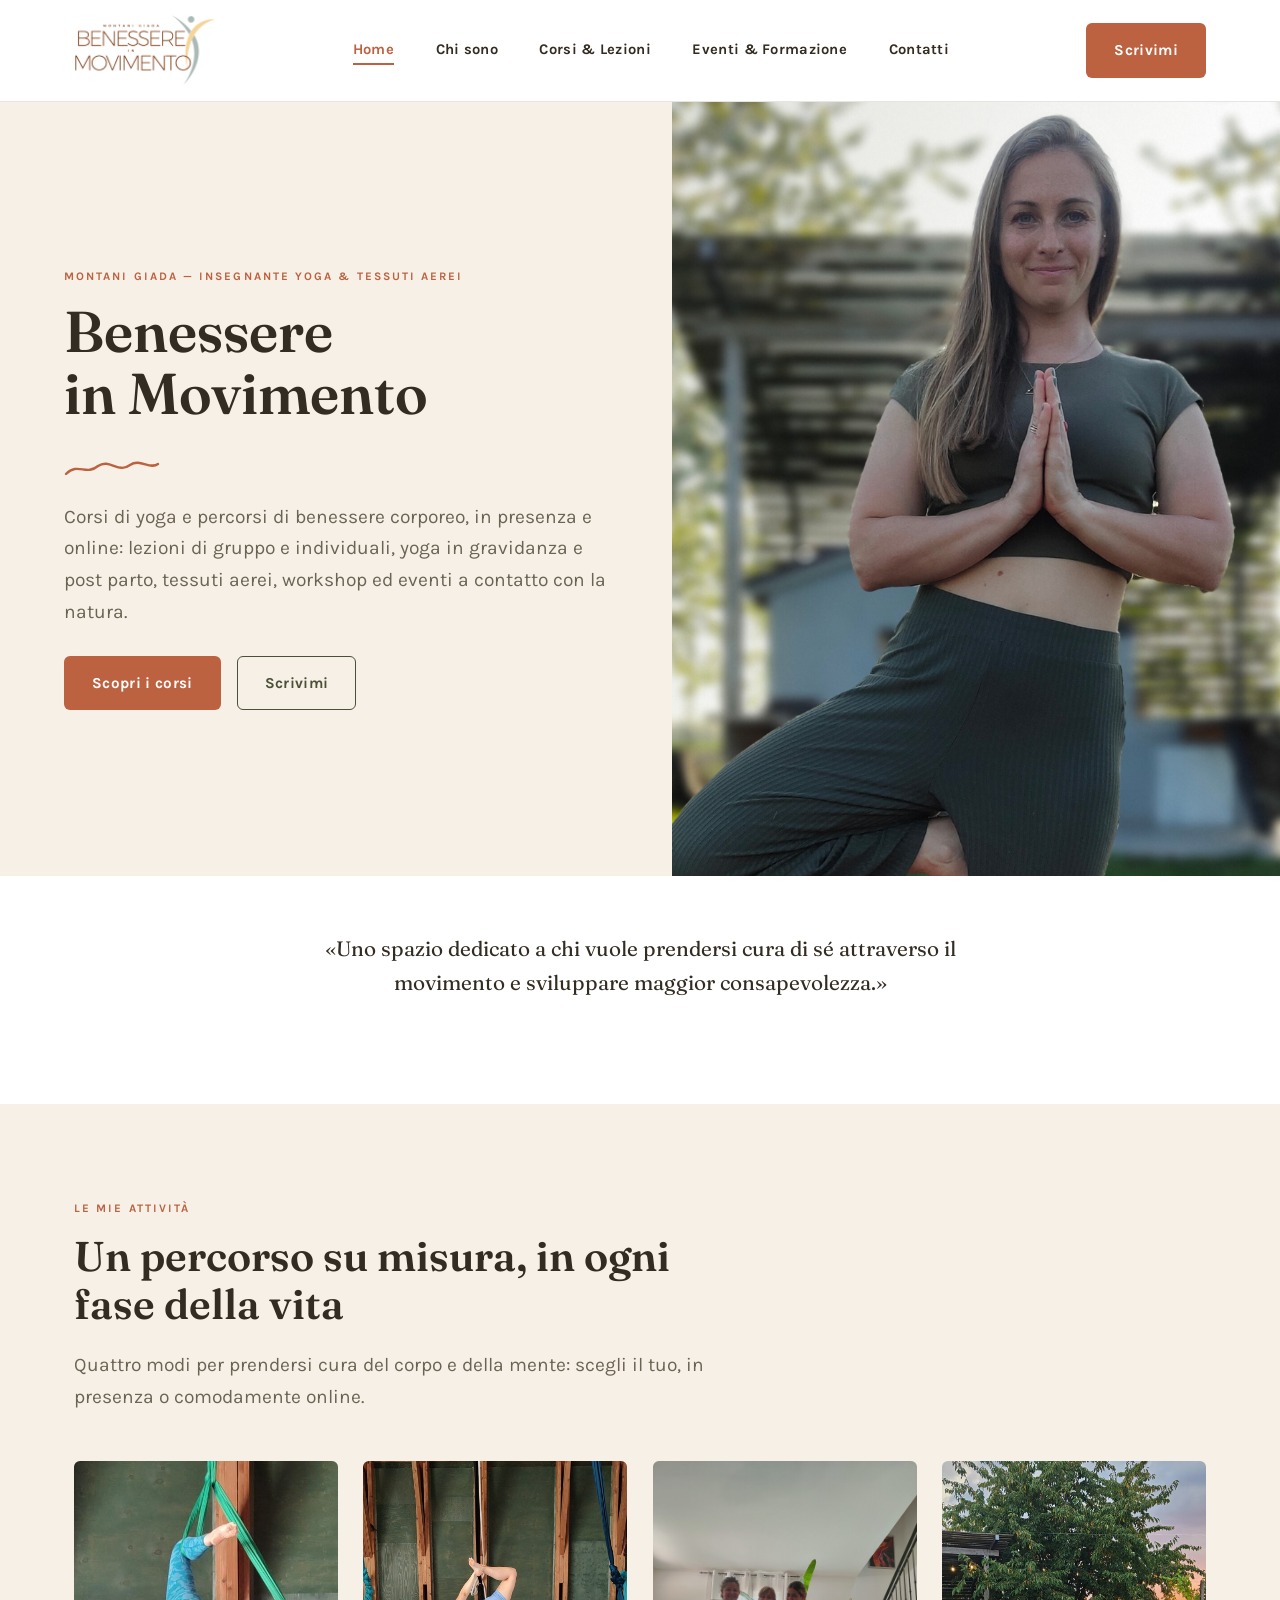
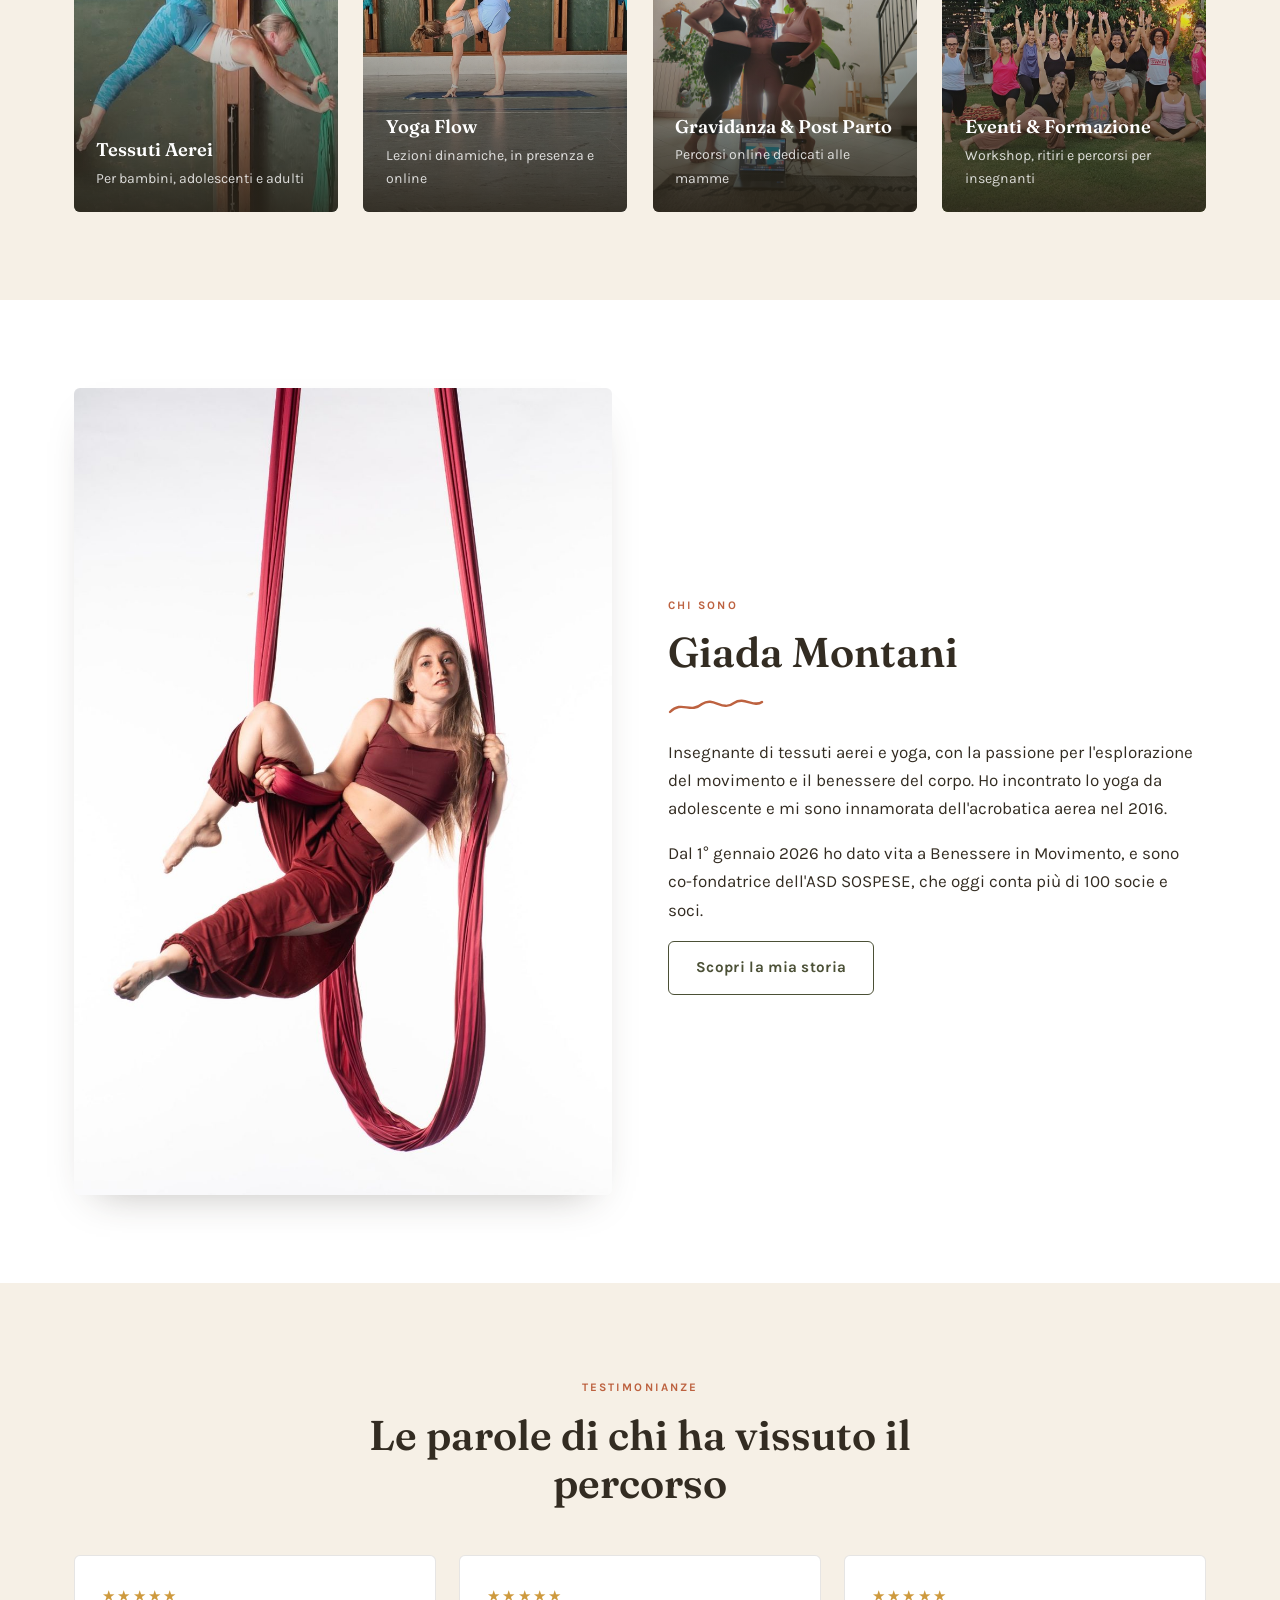
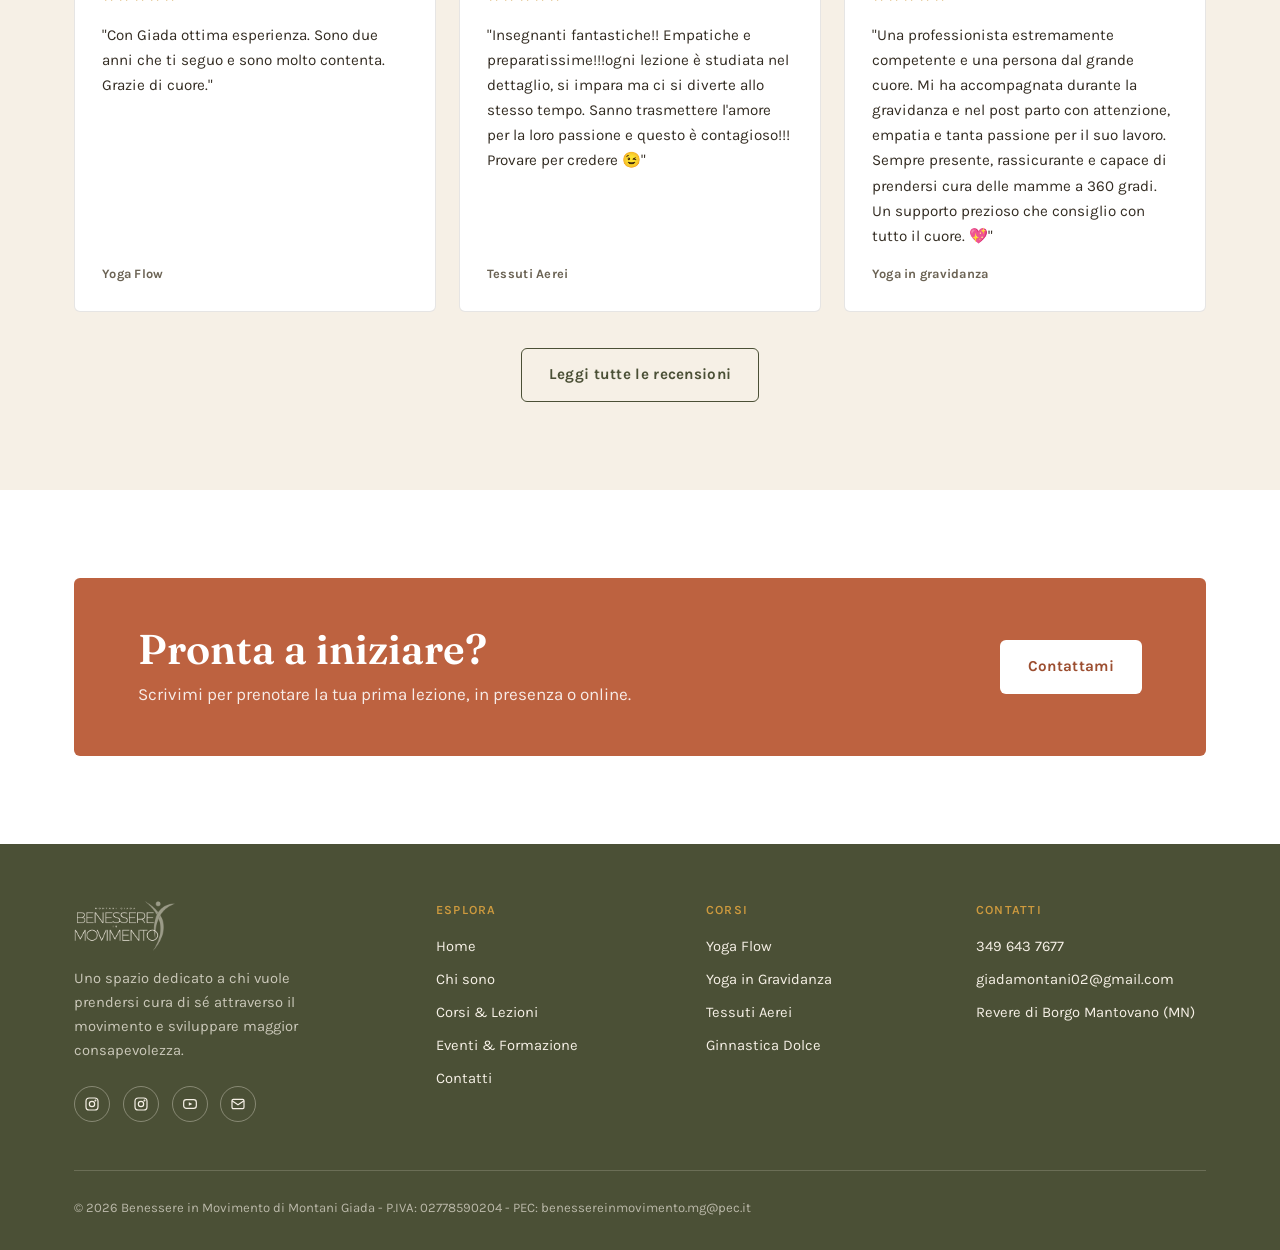
<file: index.html>
<!DOCTYPE html>
<html lang="it">
<head>
<meta charset="UTF-8">
<meta name="viewport" content="width=device-width, initial-scale=1.0">
<title>Benessere in Movimento — Yoga e Tessuti Aerei con Giada Montani</title>
<meta name="description" content="Corsi di yoga, yoga in gravidanza e post parto, tessuti aerei e ginnastica dolce con Giada Montani. Lezioni in presenza e online tra Mantova e Modena.">
<link rel="icon" href="assets/img/favicon.ico" sizes="any">
<link rel="icon" type="image/png" sizes="32x32" href="assets/img/favicon-32.png">
<link rel="icon" type="image/png" sizes="16x16" href="assets/img/favicon-16.png">
<link rel="apple-touch-icon" href="assets/img/apple-touch-icon.png">
<meta name="theme-color" content="#6E7450">
<link rel="preconnect" href="https://fonts.googleapis.com">
<link rel="preconnect" href="https://fonts.gstatic.com" crossorigin>
<link href="https://fonts.googleapis.com/css2?family=Fraunces:opsz,wght@9..144,400..700&family=Karla:wght@400;500;700;800&display=swap" rel="stylesheet">
<link rel="stylesheet" href="assets/css/style.css">
</head>
<body>

<header class="site-header">
  <nav class="nav" id="nav">
    <a href="index.html" class="nav__brand">
      <img src="assets/img/logo.png" alt="Benessere in Movimento – Montani Giada">
    </a>
    <ul class="nav__links">
      <li><a href="index.html" aria-current="page">Home</a></li>
      <li><a href="chi-sono.html">Chi sono</a></li>
      <li><a href="corsi.html">Corsi &amp; Lezioni</a></li>
      <li><a href="eventi-formazione.html">Eventi &amp; Formazione</a></li>
      <li><a href="contatti.html">Contatti</a></li>
    </ul>
    <div class="nav__cta">
      <span class="nav__phone" id="nav-phone"></span>
      <a href="contatti.html" class="btn btn--primary">Scrivimi</a>
    </div>
    <button class="nav__toggle" aria-label="Apri il menu" aria-expanded="false"><span></span></button>
  </nav>
</header>

<main>

  <!-- HERO -->
  <section class="hero">
    <div class="hero__content">
      <span class="eyebrow" id="hero-eyebrow"></span>
      <h1 id="hero-title"></h1>
      <svg class="flourish" viewBox="0 0 96 18" fill="none" xmlns="http://www.w3.org/2000/svg" aria-hidden="true"><path d="M2 14C14 2 22 16 34 6C46 -2 54 14 66 5C76 -2 86 10 94 4" stroke="currentColor" stroke-width="2.4" stroke-linecap="round"/></svg>
      <p class="lede" id="hero-lede"></p>
      <div class="hero__actions">
        <a href="corsi.html" class="btn btn--primary">Scopri i corsi</a>
        <a href="contatti.html" class="btn btn--outline">Scrivimi</a>
      </div>
    </div>
    <div class="hero__media">
      <img id="hero-image" src="" alt="Giada Montani in posizione yoga dell'albero, in giardino">
    </div>
  </section>

  <!-- INTRO -->
  <section class="section section--tight">
    <div class="container">
      <div class="heading-block center" style="max-width:740px;">
        <p class="lede" id="intro-quote" style="margin:0 auto; font-size:1.3rem; font-family:var(--font-display); color:var(--ink);"></p>
      </div>
    </div>
  </section>

  <!-- AREE -->
  <section class="section section--cream">
    <div class="container">
      <div class="heading-block reveal">
        <span class="eyebrow" id="areas-eyebrow"></span>
        <h2 id="areas-title"></h2>
        <p class="lede" id="areas-lede"></p>
      </div>
      <div class="grid-cards" id="areas-grid"></div>
    </div>
  </section>

  <!-- CHI SONO TEASER -->
  <section class="section">
    <div class="container">
      <div class="split">
        <div class="split__media reveal">
          <img id="chisono-image" src="" alt="Giada Montani">
        </div>
        <div class="reveal">
          <span class="eyebrow" id="chisono-eyebrow"></span>
          <h2 id="chisono-title"></h2>
          <svg class="flourish" viewBox="0 0 96 18" fill="none" xmlns="http://www.w3.org/2000/svg" aria-hidden="true"><path d="M2 14C14 2 22 16 34 6C46 -2 54 14 66 5C76 -2 86 10 94 4" stroke="currentColor" stroke-width="2.4" stroke-linecap="round"/></svg>
          <p id="chisono-text-1"></p>
          <p id="chisono-text-2"></p>
          <a href="chi-sono.html" class="btn btn--outline">Scopri la mia storia</a>
        </div>
      </div>
    </div>
  </section>

  <!-- TESTIMONIANZE -->
  <section class="section section--cream">
    <div class="container">
      <div class="heading-block center reveal">
        <span class="eyebrow" id="testimonials-eyebrow"></span>
        <h2 id="testimonials-title"></h2>
      </div>
      <div class="testi-grid" id="testimonials-grid"></div>
      <div id="testimonials-more" style="display:none; text-align:center; margin-top:2.2rem;">
        <a class="btn btn--outline" id="testimonials-more-link" href="#" target="_blank" rel="noopener"></a>
      </div>
    </div>
  </section>

  <!-- BLOCCHI EXTRA (gestibili da pannello) -->
  <section class="section">
    <div class="container">
      <div id="extra-blocks" class="extra-blocks"></div>
    </div>
  </section>

  <!-- CTA -->
  <section class="section">
    <div class="container">
      <div class="cta-banner reveal">
        <div>
          <h2 id="cta-title"></h2>
          <p id="cta-text"></p>
        </div>
        <a href="contatti.html" class="btn btn--primary">Contattami</a>
      </div>
    </div>
  </section>

</main>

<footer class="site-footer">
  <div class="container">
    <div class="footer-grid">
      <div>
        <div class="footer-brand">
          <img src="assets/img/logo-footer.png" alt="">
        </div>
        <p id="footer-tagline" style="color:rgba(246,240,230,.75); font-size:.92rem; max-width:280px;"></p>
        <div class="social-row" style="margin-top:1.4rem;">
          <a id="social-ig-personal" href="#" aria-label="Instagram di Giada" target="_blank" rel="noopener"><svg viewBox="0 0 24 24" fill="none" stroke="currentColor" stroke-width="1.8"><rect x="3" y="3" width="18" height="18" rx="5"/><circle cx="12" cy="12" r="4"/><circle cx="17.2" cy="6.8" r="0.6" fill="currentColor"/></svg></a>
          <a id="social-ig-asd" href="#" aria-label="Instagram ASD Sospese" target="_blank" rel="noopener"><svg viewBox="0 0 24 24" fill="none" stroke="currentColor" stroke-width="1.8"><rect x="3" y="3" width="18" height="18" rx="5"/><circle cx="12" cy="12" r="4"/><circle cx="17.2" cy="6.8" r="0.6" fill="currentColor"/></svg></a>
          <a id="social-youtube" href="#" aria-label="Canale YouTube di Giada" target="_blank" rel="noopener"><svg viewBox="0 0 24 24" fill="none" stroke="currentColor" stroke-width="1.8"><rect x="2.5" y="5.5" width="19" height="13" rx="4"/><path d="M10.2 9.3l5.3 2.7-5.3 2.7z" fill="currentColor" stroke="none"/></svg></a>
          <a id="social-email" href="#" aria-label="Scrivi una email"><svg viewBox="0 0 24 24" fill="none" stroke="currentColor" stroke-width="1.8"><rect x="3" y="5" width="18" height="14" rx="2"/><path d="M3 7l9 6 9-6"/></svg></a>
        </div>
      </div>
      <div class="footer-col">
        <h4>Esplora</h4>
        <ul>
          <li><a href="index.html">Home</a></li>
          <li><a href="chi-sono.html">Chi sono</a></li>
          <li><a href="corsi.html">Corsi &amp; Lezioni</a></li>
          <li><a href="eventi-formazione.html">Eventi &amp; Formazione</a></li>
          <li><a href="contatti.html">Contatti</a></li>
        </ul>
      </div>
      <div class="footer-col">
        <h4>Corsi</h4>
        <ul>
          <li><a href="corsi.html#yoga-flow">Yoga Flow</a></li>
          <li><a href="corsi.html#gravidanza">Yoga in Gravidanza</a></li>
          <li><a href="corsi.html#tessuti">Tessuti Aerei</a></li>
          <li><a href="corsi.html#dolce">Ginnastica Dolce</a></li>
        </ul>
      </div>
      <div class="footer-col">
        <h4>Contatti</h4>
        <ul>
          <li><a id="footer-phone-link" href="#"></a></li>
          <li><a id="footer-email-link" href="#"></a></li>
          <li id="footer-address"></li>
        </ul>
      </div>
    </div>
    <div class="footer-bottom">
      <span id="footer-copyright"></span>
    </div>
  </div>
</footer>

<script src="assets/js/main.js"></script>
<script src="assets/js/site-data.js"></script>
<script src="assets/js/blocks.js"></script>
<script src="assets/js/page-home.js"></script>
</body>
</html>
</file>
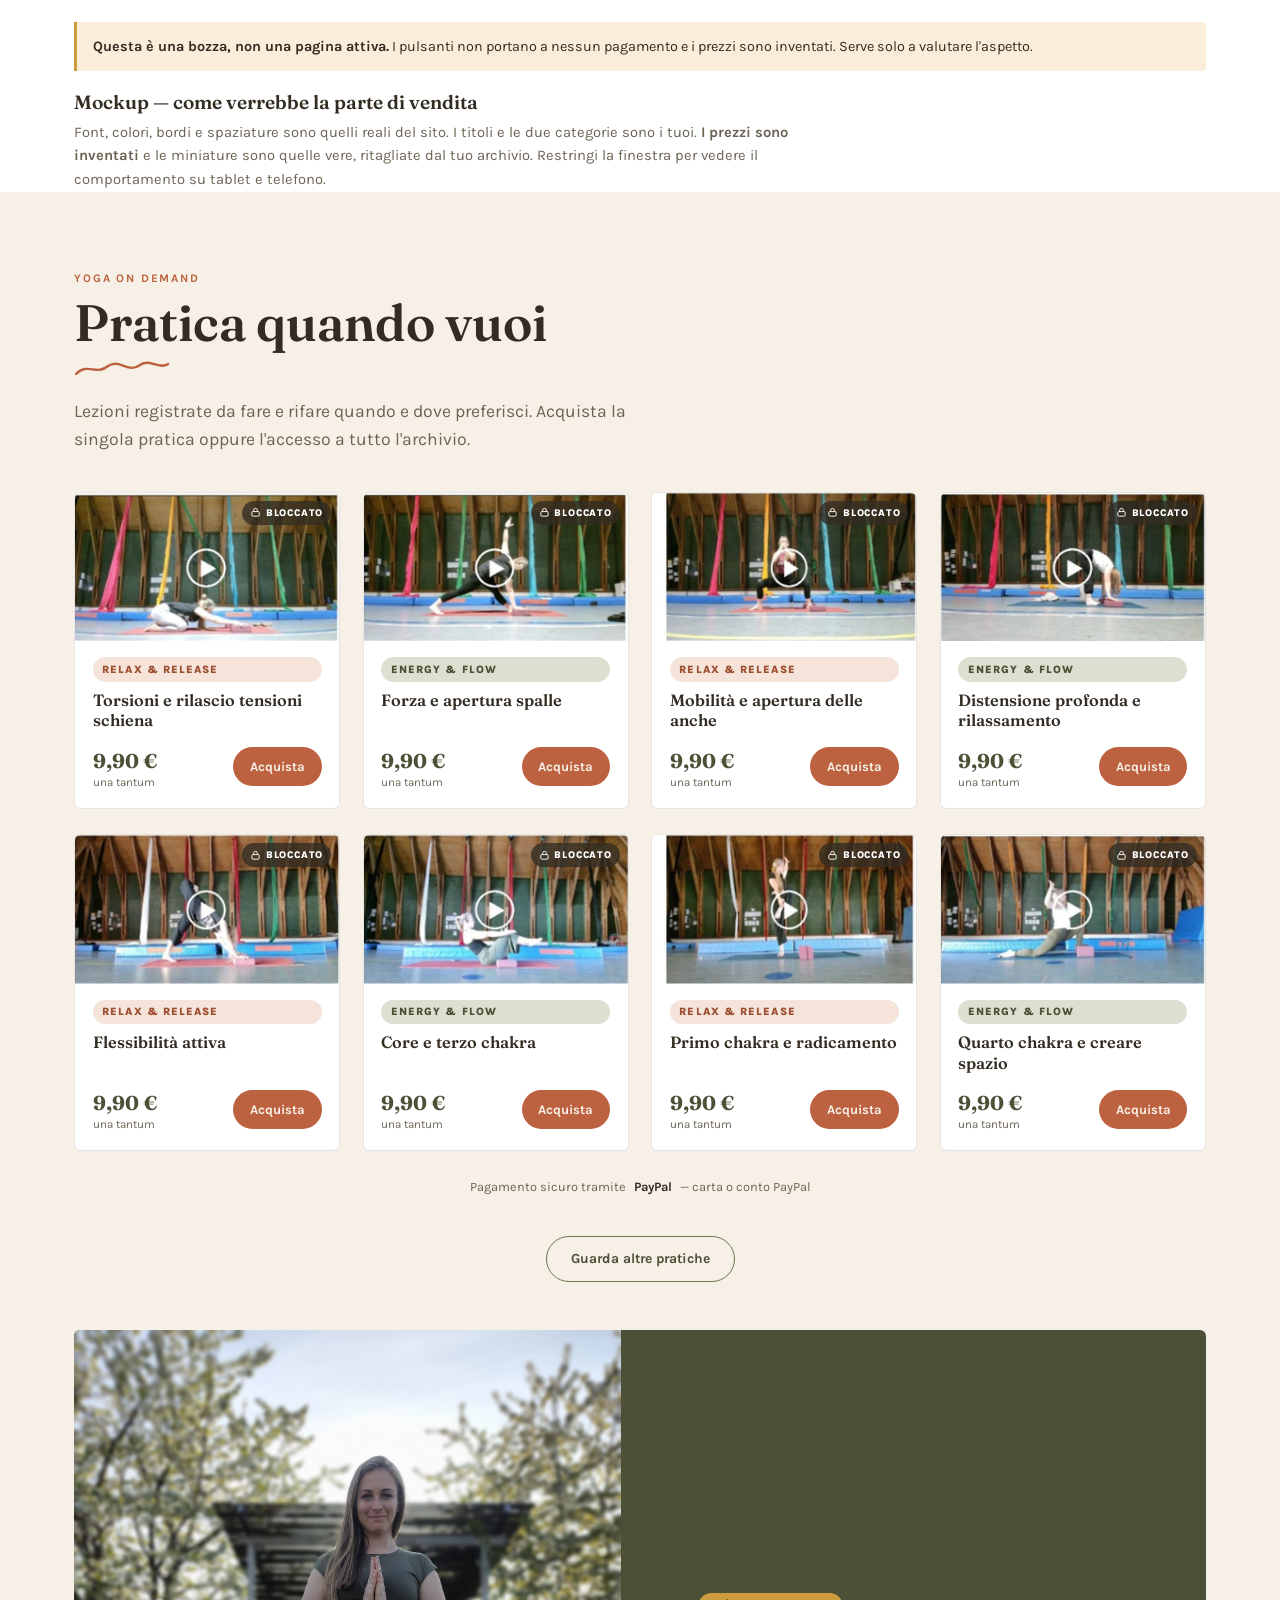
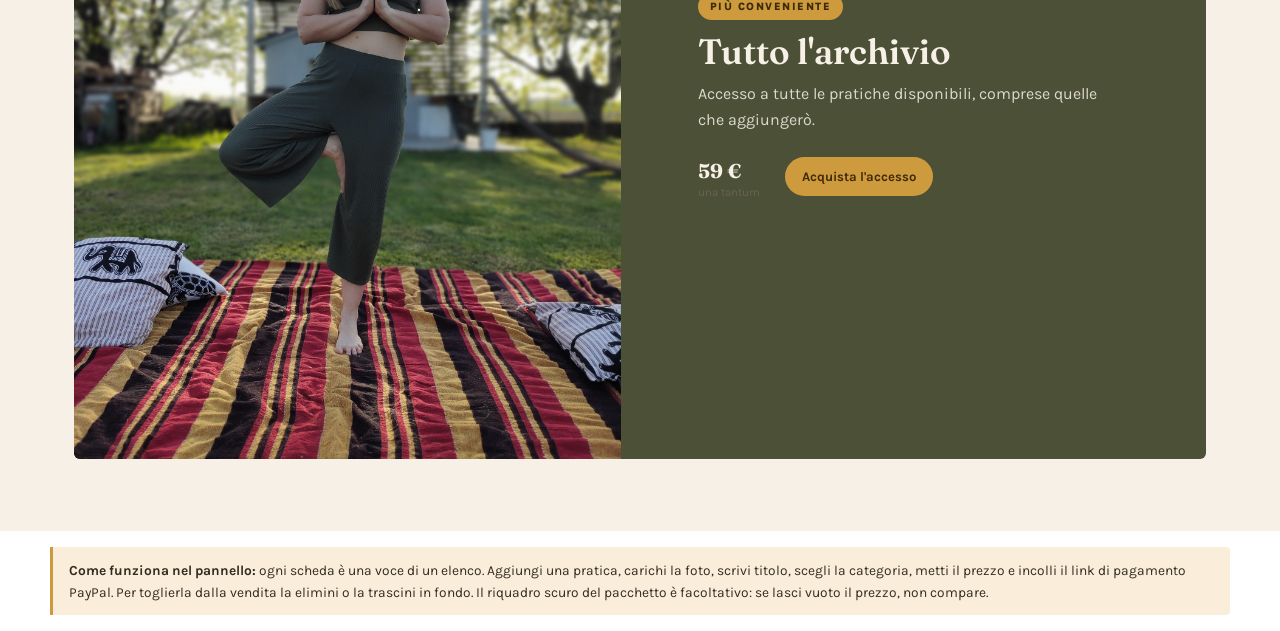
<file: anteprima-shop.html>
<!DOCTYPE html>
<html lang="it">
<head>
<meta charset="utf-8">
<meta name="viewport" content="width=device-width, initial-scale=1">
<meta name="robots" content="noindex, nofollow">
<title>Mockup — Archivio Yoga On Demand in vendita</title>
<link rel="preconnect" href="https://fonts.googleapis.com">
<link rel="preconnect" href="https://fonts.gstatic.com" crossorigin>
<link href="https://fonts.googleapis.com/css2?family=Fraunces:opsz,wght@9..144,400;9..144,600;9..144,700&family=Karla:wght@400;700;800&display=swap" rel="stylesheet">
<style>
  :root{--cream:#F6F0E6;--cream-deep:#EFE5D3;--white:#fff;--olive:#6E7450;--olive-dark:#4B5036;
        --olive-pale:#DCE0D0;--terracotta:#BD6240;--terracotta-dark:#9C4E30;--ochre:#CE9A3E;
        --ink:#332C22;--ink-soft:#6B6354;--line:rgba(51,44,34,.12);--radius:6px;
        --fd:"Fraunces",serif;--fb:"Karla",Arial,sans-serif}
  *{box-sizing:border-box;margin:0;padding:0}
  body{font-family:var(--fb);background:var(--white);color:var(--ink);line-height:1.6}
  .container{max-width:1180px;margin:0 auto;padding:0 1.5rem}
  .section{padding:4.5rem 0}
  .section--cream{background:var(--cream)}
  .eyebrow{display:inline-block;font-family:var(--fb);font-weight:700;font-size:.72rem;letter-spacing:.16em;text-transform:uppercase;color:var(--terracotta);margin-bottom:.5rem}
  h1{font-family:var(--fd);font-weight:600;font-size:clamp(2.2rem,4.4vw,3.2rem);line-height:1.08}
  h2{font-family:var(--fd);font-weight:600;font-size:clamp(1.7rem,3vw,2.2rem);line-height:1.15}
  .lede{font-size:1.1rem;color:var(--ink-soft);max-width:60ch}
  .flourish{display:block;width:96px;height:18px;margin:.6rem 0 1.2rem;color:var(--terracotta)}

  .nota{background:#FAEEDA;border-left:3px solid var(--ochre);padding:.75rem 1rem;font-size:.86rem;border-radius:0 4px 4px 0;margin:1rem auto;max-width:1180px}
  .intro{max-width:1180px;margin:0 auto;padding:1.4rem 1.5rem 0}
  .intro h3{font-family:var(--fd);font-weight:600;font-size:1.2rem;margin-bottom:.2rem}
  .intro p{color:var(--ink-soft);font-size:.92rem;max-width:80ch}

  /* --- griglia schede --- */
  .shop-grid{display:grid;grid-template-columns:repeat(4,1fr);gap:1.6rem 1.4rem;margin-top:2.4rem}
  @media(max-width:980px){.shop-grid{grid-template-columns:repeat(2,1fr)}}
  @media(max-width:560px){.shop-grid{grid-template-columns:1fr}}
  .card{background:var(--white);border:1px solid var(--line);border-radius:var(--radius);overflow:hidden;display:flex;flex-direction:column}
  .card__media{position:relative;aspect-ratio:16/9;overflow:hidden;background:var(--olive-pale)}
  .card__media img{width:100%;height:100%;object-fit:cover;display:block}
  .card__badge{position:absolute;top:.5rem;right:.5rem;display:flex;align-items:center;gap:.3rem;background:rgba(51,44,34,.78);color:#fff;font-size:.62rem;font-weight:800;letter-spacing:.08em;text-transform:uppercase;padding:.25rem .5rem;border-radius:999px}
  .card__badge svg{width:11px;height:11px}
  
  .card__cat{display:inline-block;font-size:.68rem;font-weight:800;letter-spacing:.1em;text-transform:uppercase;padding:.22rem .6rem;border-radius:999px;margin-bottom:.5rem}
  .cat--relax{background:#F6E3D9;color:var(--terracotta-dark)}
  .cat--energy{background:var(--olive-pale);color:var(--olive-dark)}
  .card__body{padding:1rem 1.1rem 1.2rem;display:flex;flex-direction:column;flex:1}
  .card__title{font-family:var(--fd);font-weight:600;font-size:1.02rem;line-height:1.25;margin-bottom:.9rem}
  .card__foot{margin-top:auto;display:flex;align-items:center;justify-content:space-between;gap:.6rem}
  .price{font-family:var(--fd);font-weight:700;font-size:1.25rem;color:var(--olive-dark);white-space:nowrap}
  .price small{font-family:var(--fb);font-weight:400;font-size:.72rem;color:var(--ink-soft);display:block;line-height:1}
  .buy{background:var(--terracotta);color:var(--cream);border-radius:999px;padding:.55rem 1.05rem;font-size:.82rem;font-weight:700;text-decoration:none;white-space:nowrap}
  .buy:hover{background:var(--terracotta-dark)}

  /* --- pacchetto --- */
  .bundle{display:grid;grid-template-columns:1fr 1fr;align-items:center;gap:2.4rem;background:var(--olive-dark);border-radius:var(--radius);overflow:hidden;margin-top:3rem}
  @media(max-width:860px){.bundle{grid-template-columns:1fr}}
  .bundle__media img{width:100%;height:100%;object-fit:cover;display:block;min-height:260px}
  .bundle__body{padding:2.4rem clamp(1.4rem,3vw,2.6rem)}
  .bundle__badge{display:inline-block;background:var(--ochre);color:#3D2C07;font-weight:800;font-size:.68rem;letter-spacing:.14em;text-transform:uppercase;padding:.3rem .75rem;border-radius:999px;margin-bottom:.8rem}
  .bundle h2{color:var(--cream);margin-bottom:.5rem}
  .bundle p{color:rgba(246,240,230,.86);margin-bottom:1.4rem;max-width:40ch}
  .bundle .price{color:var(--cream)}
  .bundle .buy{background:var(--ochre);color:#3D2C07}

  .paypal-note{display:flex;align-items:center;gap:.5rem;font-size:.8rem;color:var(--ink-soft);margin-top:1.6rem;justify-content:center}
  .paypal-note b{color:var(--ink)}
  .more{text-align:center;margin-top:2.4rem}
  .btn-outline{display:inline-block;border:1.5px solid var(--olive);color:var(--olive-dark);border-radius:999px;padding:.7rem 1.5rem;font-size:.87rem;font-weight:700;text-decoration:none}
</style>
</head>
<body>

<div class="intro">
  <div style="background:#FAEEDA;border-left:3px solid #CE9A3E;padding:.8rem 1rem;border-radius:0 4px 4px 0;margin-bottom:1rem;font-size:.9rem">
    <b>Questa è una bozza, non una pagina attiva.</b> I pulsanti non portano a nessun pagamento e i prezzi sono inventati. Serve solo a valutare l'aspetto.
  </div>
  <h3>Mockup — come verrebbe la parte di vendita</h3>
  <p>Font, colori, bordi e spaziature sono quelli reali del sito. I titoli e le due categorie sono i tuoi. <b>I prezzi sono inventati</b> e le miniature sono quelle vere, ritagliate dal tuo archivio. Restringi la finestra per vedere il comportamento su tablet e telefono.</p>
</div>

<section class="section section--cream">
  <div class="container">
    <span class="eyebrow">Yoga On Demand</span>
    <h1>Pratica quando vuoi</h1>
    <svg class="flourish" viewBox="0 0 96 18" fill="none" aria-hidden="true"><path d="M2 14C14 2 22 16 34 6C46 -2 54 14 66 5C76 -2 86 10 94 4" stroke="currentColor" stroke-width="2.4" stroke-linecap="round"/></svg>
    <p class="lede">Lezioni registrate da fare e rifare quando e dove preferisci. Acquista la singola pratica oppure l'accesso a tutto l'archivio.</p>

    <div class="shop-grid">

      <div class="card">
        <div class="card__media"><img src="[data-uri]" alt=""><span class="card__badge"><svg viewBox="0 0 24 24" fill="none" stroke="currentColor" stroke-width="2"><rect x="4" y="10" width="16" height="10" rx="2"/><path d="M8 10V7a4 4 0 018 0v3"/></svg>Bloccato</span></div>
        <div class="card__body">
          <span class="card__cat cat--relax">Relax &amp; Release</span>
          <div class="card__title">Torsioni e rilascio tensioni schiena</div>
          <div class="card__foot"><span class="price">9,90 €<small>una tantum</small></span><a class="buy" href="#">Acquista</a></div>
        </div>
      </div>

      <div class="card">
        <div class="card__media"><img src="[data-uri]" alt=""><span class="card__badge"><svg viewBox="0 0 24 24" fill="none" stroke="currentColor" stroke-width="2"><rect x="4" y="10" width="16" height="10" rx="2"/><path d="M8 10V7a4 4 0 018 0v3"/></svg>Bloccato</span></div>
        <div class="card__body">
          <span class="card__cat cat--energy">Energy &amp; Flow</span>
          <div class="card__title">Forza e apertura spalle</div>
          <div class="card__foot"><span class="price">9,90 €<small>una tantum</small></span><a class="buy" href="#">Acquista</a></div>
        </div>
      </div>

      <div class="card">
        <div class="card__media"><img src="[data-uri]" alt=""><span class="card__badge"><svg viewBox="0 0 24 24" fill="none" stroke="currentColor" stroke-width="2"><rect x="4" y="10" width="16" height="10" rx="2"/><path d="M8 10V7a4 4 0 018 0v3"/></svg>Bloccato</span></div>
        <div class="card__body">
          <span class="card__cat cat--relax">Relax &amp; Release</span>
          <div class="card__title">Mobilità e apertura delle anche</div>
          <div class="card__foot"><span class="price">9,90 €<small>una tantum</small></span><a class="buy" href="#">Acquista</a></div>
        </div>
      </div>

      <div class="card">
        <div class="card__media"><img src="[data-uri]" alt=""><span class="card__badge"><svg viewBox="0 0 24 24" fill="none" stroke="currentColor" stroke-width="2"><rect x="4" y="10" width="16" height="10" rx="2"/><path d="M8 10V7a4 4 0 018 0v3"/></svg>Bloccato</span></div>
        <div class="card__body">
          <span class="card__cat cat--energy">Energy &amp; Flow</span>
          <div class="card__title">Distensione profonda e rilassamento</div>
          <div class="card__foot"><span class="price">9,90 €<small>una tantum</small></span><a class="buy" href="#">Acquista</a></div>
        </div>
      </div>

      <div class="card">
        <div class="card__media"><img src="[data-uri]" alt=""><span class="card__badge"><svg viewBox="0 0 24 24" fill="none" stroke="currentColor" stroke-width="2"><rect x="4" y="10" width="16" height="10" rx="2"/><path d="M8 10V7a4 4 0 018 0v3"/></svg>Bloccato</span></div>
        <div class="card__body">
          <span class="card__cat cat--relax">Relax &amp; Release</span>
          <div class="card__title">Flessibilità attiva</div>
          <div class="card__foot"><span class="price">9,90 €<small>una tantum</small></span><a class="buy" href="#">Acquista</a></div>
        </div>
      </div>

      <div class="card">
        <div class="card__media"><img src="[data-uri]" alt=""><span class="card__badge"><svg viewBox="0 0 24 24" fill="none" stroke="currentColor" stroke-width="2"><rect x="4" y="10" width="16" height="10" rx="2"/><path d="M8 10V7a4 4 0 018 0v3"/></svg>Bloccato</span></div>
        <div class="card__body">
          <span class="card__cat cat--energy">Energy &amp; Flow</span>
          <div class="card__title">Core e terzo chakra</div>
          <div class="card__foot"><span class="price">9,90 €<small>una tantum</small></span><a class="buy" href="#">Acquista</a></div>
        </div>
      </div>

      <div class="card">
        <div class="card__media"><img src="[data-uri]" alt=""><span class="card__badge"><svg viewBox="0 0 24 24" fill="none" stroke="currentColor" stroke-width="2"><rect x="4" y="10" width="16" height="10" rx="2"/><path d="M8 10V7a4 4 0 018 0v3"/></svg>Bloccato</span></div>
        <div class="card__body">
          <span class="card__cat cat--relax">Relax &amp; Release</span>
          <div class="card__title">Primo chakra e radicamento</div>
          <div class="card__foot"><span class="price">9,90 €<small>una tantum</small></span><a class="buy" href="#">Acquista</a></div>
        </div>
      </div>

      <div class="card">
        <div class="card__media"><img src="[data-uri]" alt=""><span class="card__badge"><svg viewBox="0 0 24 24" fill="none" stroke="currentColor" stroke-width="2"><rect x="4" y="10" width="16" height="10" rx="2"/><path d="M8 10V7a4 4 0 018 0v3"/></svg>Bloccato</span></div>
        <div class="card__body">
          <span class="card__cat cat--energy">Energy &amp; Flow</span>
          <div class="card__title">Quarto chakra e creare spazio</div>
          <div class="card__foot"><span class="price">9,90 €<small>una tantum</small></span><a class="buy" href="#">Acquista</a></div>
        </div>
      </div>

    </div>

    <div class="paypal-note">Pagamento sicuro tramite <b>PayPal</b> — carta o conto PayPal</div>

    <div class="more"><a class="btn-outline" href="#">Guarda altre pratiche</a></div>

    <div class="bundle">
      <div class="bundle__media"><img src="assets/img/hero-home.jpg" alt=""></div>
      <div class="bundle__body">
        <span class="bundle__badge">Più conveniente</span>
        <h2>Tutto l'archivio</h2>
        <p>Accesso a tutte le pratiche disponibili, comprese quelle che aggiungerò.</p>
        <div class="card__foot" style="justify-content:flex-start">
          <span class="price">59 €<small>una tantum</small></span>
          <a class="buy" href="#" style="margin-left:1rem">Acquista l'accesso</a>
        </div>
      </div>
    </div>

  </div>
</section>

<div class="nota">
  <b>Come funziona nel pannello:</b> ogni scheda è una voce di un elenco. Aggiungi una pratica, carichi la foto, scrivi titolo, scegli la categoria, metti il prezzo e incolli il link di pagamento PayPal. Per toglierla dalla vendita la elimini o la trascini in fondo. Il riquadro scuro del pacchetto è facoltativo: se lasci vuoto il prezzo, non compare.
</div>

</body>
</html>
</file>
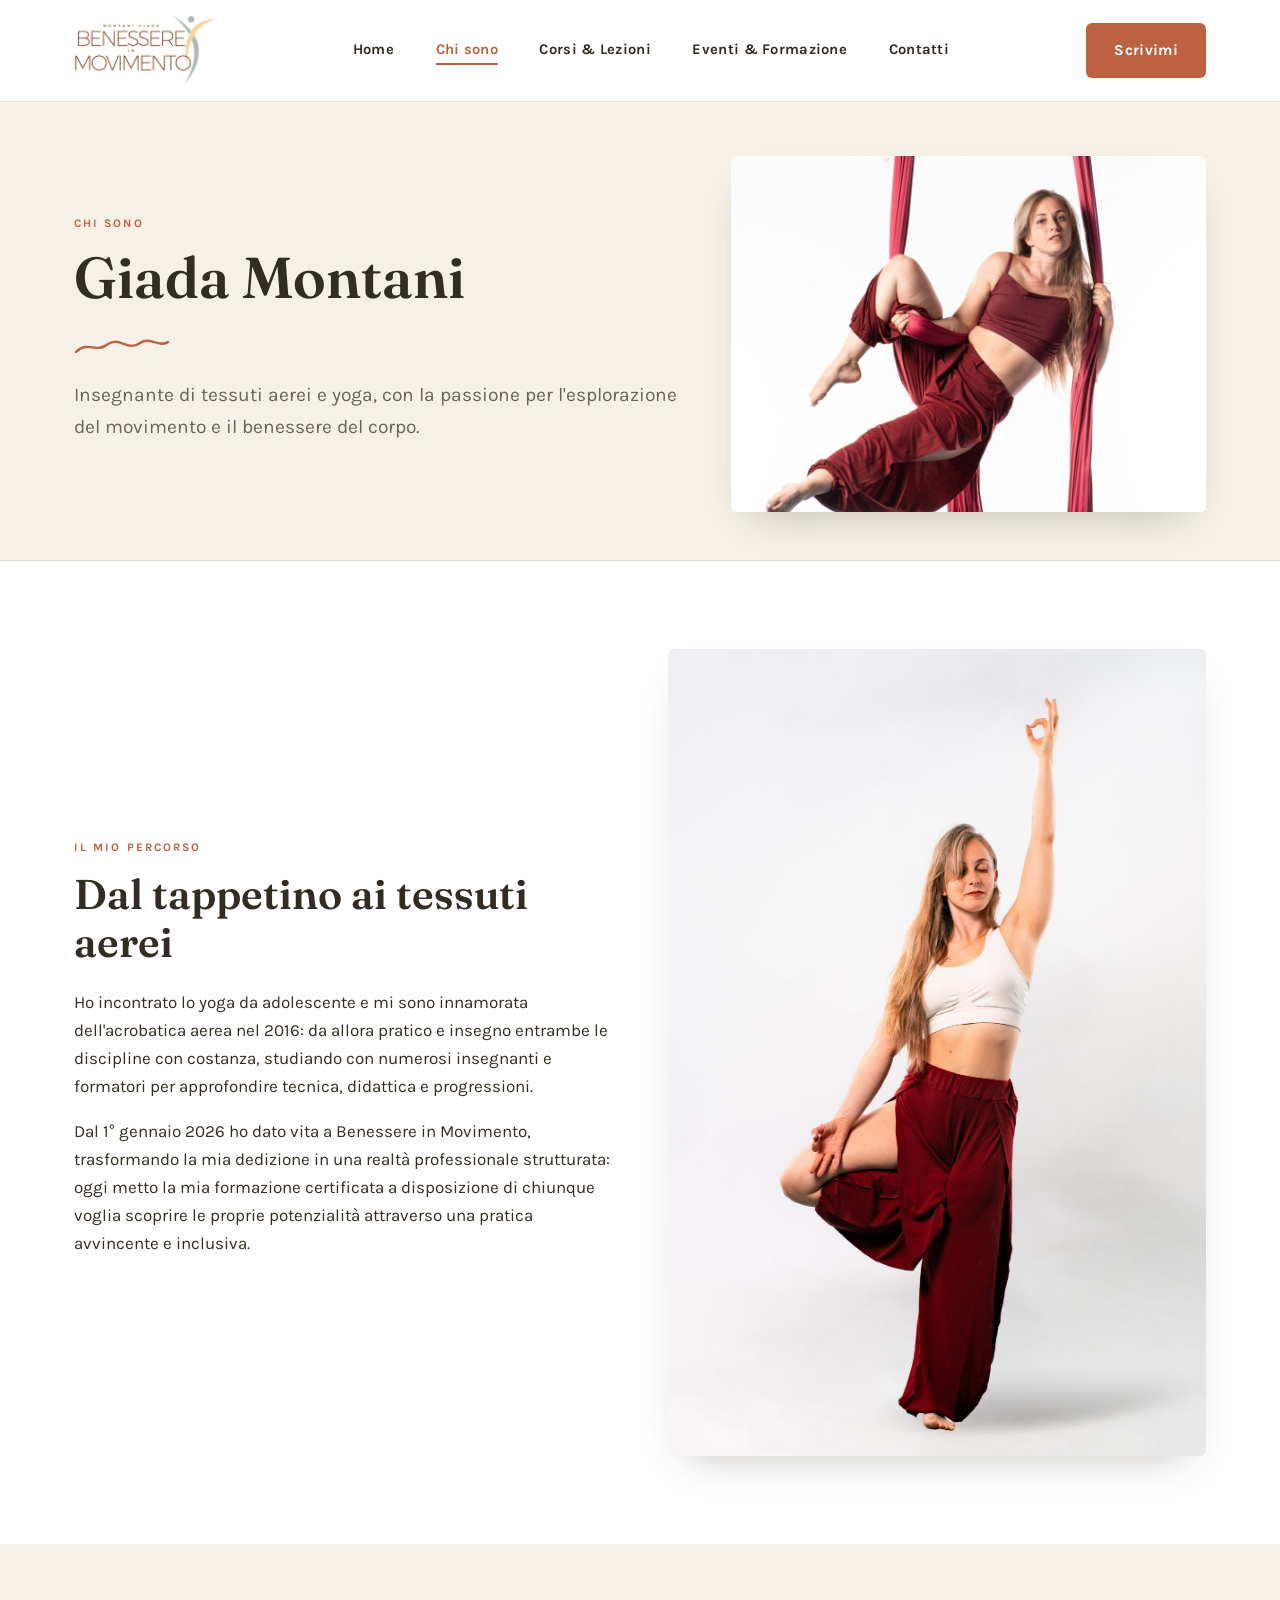
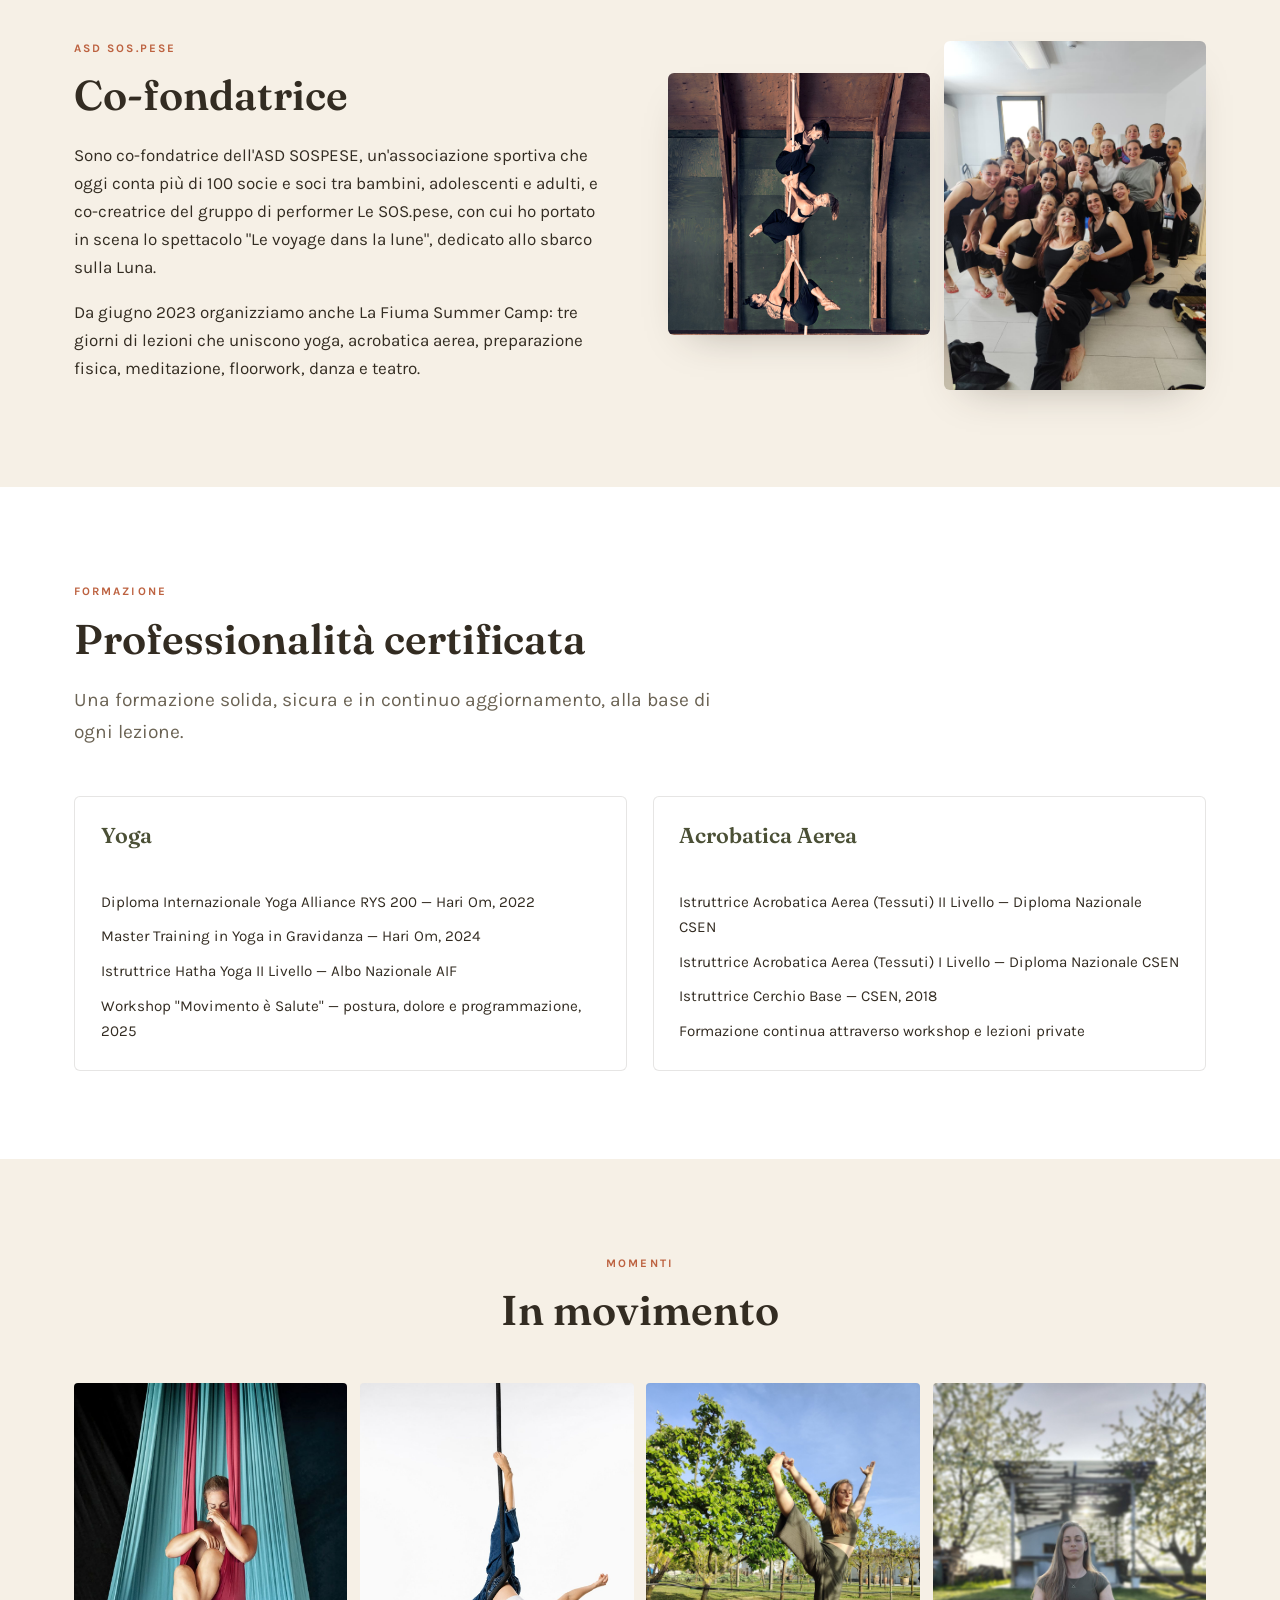
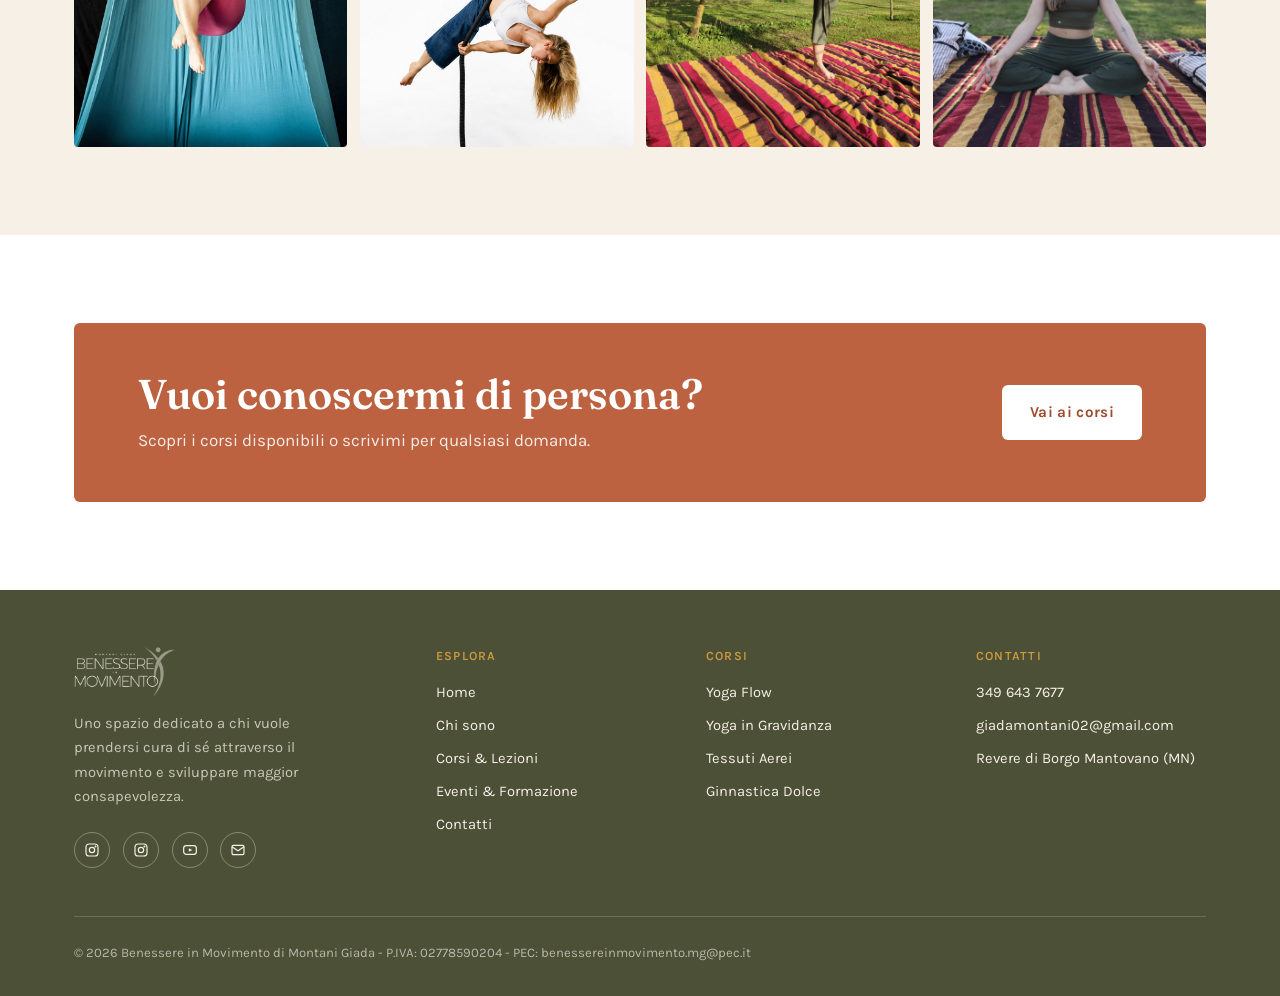
<file: chi-sono.html>
<!DOCTYPE html>
<html lang="it">
<head>
<meta charset="UTF-8">
<meta name="viewport" content="width=device-width, initial-scale=1.0">
<title>Chi sono — Giada Montani | Benessere in Movimento</title>
<meta name="description" content="La storia di Giada Montani: insegnante di yoga e tessuti aerei, co-fondatrice dell'ASD SOSPESE e de Le SOS.pese.">
<link rel="icon" href="assets/img/favicon.ico" sizes="any">
<link rel="icon" type="image/png" sizes="32x32" href="assets/img/favicon-32.png">
<link rel="icon" type="image/png" sizes="16x16" href="assets/img/favicon-16.png">
<link rel="apple-touch-icon" href="assets/img/apple-touch-icon.png">
<meta name="theme-color" content="#6E7450">
<link rel="preconnect" href="https://fonts.googleapis.com">
<link rel="preconnect" href="https://fonts.gstatic.com" crossorigin>
<link href="https://fonts.googleapis.com/css2?family=Fraunces:opsz,wght@9..144,400..700&family=Karla:wght@400;500;700;800&display=swap" rel="stylesheet">
<link rel="stylesheet" href="assets/css/style.css">
</head>
<body>

<header class="site-header">
  <nav class="nav" id="nav">
    <a href="index.html" class="nav__brand">
      <img src="assets/img/logo.png" alt="Benessere in Movimento – Montani Giada">
    </a>
    <ul class="nav__links">
      <li><a href="index.html">Home</a></li>
      <li><a href="chi-sono.html" aria-current="page">Chi sono</a></li>
      <li><a href="corsi.html">Corsi &amp; Lezioni</a></li>
      <li><a href="eventi-formazione.html">Eventi &amp; Formazione</a></li>
      <li><a href="contatti.html">Contatti</a></li>
    </ul>
    <div class="nav__cta">
      <span class="nav__phone" id="nav-phone"></span>
      <a href="contatti.html" class="btn btn--primary">Scrivimi</a>
    </div>
    <button class="nav__toggle" aria-label="Apri il menu" aria-expanded="false"><span></span></button>
  </nav>
</header>

<main>

  <section class="page-header">
    <div class="container page-header__grid">
      <div>
        <span class="eyebrow" id="cs-eyebrow"></span>
        <h1 id="cs-title"></h1>
        <svg class="flourish" viewBox="0 0 96 18" fill="none" xmlns="http://www.w3.org/2000/svg" aria-hidden="true"><path d="M2 14C14 2 22 16 34 6C46 -2 54 14 66 5C76 -2 86 10 94 4" stroke="currentColor" stroke-width="2.4" stroke-linecap="round"/></svg>
        <p class="lede" id="cs-lede"></p>
      </div>
      <div class="page-header__media">
        <img id="cs-header-image" src="" alt="Giada Montani in posa sospesa ai tessuti aerei">
      </div>
    </div>
  </section>

  <!-- STORIA -->
  <section class="section">
    <div class="container">
      <div class="split reveal">
        <div>
          <span class="eyebrow" id="cs-story-eyebrow"></span>
          <h2 id="cs-story-title"></h2>
          <p id="cs-story-p1"></p>
          <p id="cs-story-p2"></p>
        </div>
        <div class="split__media">
          <img id="cs-story-image" src="" alt="Giada Montani in pratica yoga all'aperto">
        </div>
      </div>
    </div>
  </section>

  <!-- ASD SOSPESE / LE SOS.PESE -->
  <section class="section section--cream">
    <div class="container">
      <div class="split split--reverse reveal">
        <div>
          <span class="eyebrow" id="cs-asd-eyebrow"></span>
          <h2 id="cs-asd-title"></h2>
          <p id="cs-asd-p1"></p>
          <p id="cs-asd-p2"></p>
        </div>
        <div class="split__media split__media--duo">
          <img id="cs-asd-image-1" src="" alt="Performance di acrobatica aerea sul palco">
          <img id="cs-asd-image-2" src="" alt="Performance aerea, dettaglio in volo">
        </div>
      </div>
    </div>
  </section>

  <!-- CREDENZIALI -->
  <section class="section">
    <div class="container">
      <div class="heading-block reveal">
        <span class="eyebrow" id="cs-cred-eyebrow"></span>
        <h2 id="cs-cred-title"></h2>
        <p class="lede" id="cs-cred-lede"></p>
      </div>
      <div class="grid-cards" style="grid-template-columns: 1fr 1fr;">
        <div class="course-card reveal" style="grid-template-columns:1fr;">
          <h3 style="color:var(--olive-dark);">Yoga</h3>
          <ul id="cs-cred-yoga" style="display:flex; flex-direction:column; gap:0.6rem; font-size:0.95rem;"></ul>
        </div>
        <div class="course-card reveal" style="grid-template-columns:1fr;">
          <h3 style="color:var(--olive-dark);">Acrobatica Aerea</h3>
          <ul id="cs-cred-aerea" style="display:flex; flex-direction:column; gap:0.6rem; font-size:0.95rem;"></ul>
        </div>
      </div>
    </div>
  </section>

  <!-- GALLERY -->
  <section class="section section--cream">
    <div class="container">
      <div class="heading-block center reveal">
        <span class="eyebrow">Momenti</span>
        <h2>In movimento</h2>
      </div>
      <div class="gallery-strip reveal" id="cs-gallery"></div>
    </div>
  </section>

  <!-- BLOCCHI EXTRA (gestibili da pannello) -->
  <section class="section">
    <div class="container">
      <div id="extra-blocks" class="extra-blocks"></div>
    </div>
  </section>

  <!-- CTA -->
  <section class="section">
    <div class="container">
      <div class="cta-banner reveal">
        <div>
          <h2 id="cs-cta-title"></h2>
          <p id="cs-cta-text"></p>
        </div>
        <a href="corsi.html" class="btn btn--primary">Vai ai corsi</a>
      </div>
    </div>
  </section>

</main>

<footer class="site-footer">
  <div class="container">
    <div class="footer-grid">
      <div>
        <div class="footer-brand">
          <img src="assets/img/logo-footer.png" alt="">
        </div>
        <p id="footer-tagline" style="color:rgba(246,240,230,.75); font-size:.92rem; max-width:280px;"></p>
        <div class="social-row" style="margin-top:1.4rem;">
          <a id="social-ig-personal" href="#" aria-label="Instagram di Giada" target="_blank" rel="noopener"><svg viewBox="0 0 24 24" fill="none" stroke="currentColor" stroke-width="1.8"><rect x="3" y="3" width="18" height="18" rx="5"/><circle cx="12" cy="12" r="4"/><circle cx="17.2" cy="6.8" r="0.6" fill="currentColor"/></svg></a>
          <a id="social-ig-asd" href="#" aria-label="Instagram ASD Sospese" target="_blank" rel="noopener"><svg viewBox="0 0 24 24" fill="none" stroke="currentColor" stroke-width="1.8"><rect x="3" y="3" width="18" height="18" rx="5"/><circle cx="12" cy="12" r="4"/><circle cx="17.2" cy="6.8" r="0.6" fill="currentColor"/></svg></a>
          <a id="social-youtube" href="#" aria-label="Canale YouTube di Giada" target="_blank" rel="noopener"><svg viewBox="0 0 24 24" fill="none" stroke="currentColor" stroke-width="1.8"><rect x="2.5" y="5.5" width="19" height="13" rx="4"/><path d="M10.2 9.3l5.3 2.7-5.3 2.7z" fill="currentColor" stroke="none"/></svg></a>
          <a id="social-email" href="#" aria-label="Scrivi una email"><svg viewBox="0 0 24 24" fill="none" stroke="currentColor" stroke-width="1.8"><rect x="3" y="5" width="18" height="14" rx="2"/><path d="M3 7l9 6 9-6"/></svg></a>
        </div>
      </div>
      <div class="footer-col">
        <h4>Esplora</h4>
        <ul>
          <li><a href="index.html">Home</a></li>
          <li><a href="chi-sono.html">Chi sono</a></li>
          <li><a href="corsi.html">Corsi &amp; Lezioni</a></li>
          <li><a href="eventi-formazione.html">Eventi &amp; Formazione</a></li>
          <li><a href="contatti.html">Contatti</a></li>
        </ul>
      </div>
      <div class="footer-col">
        <h4>Corsi</h4>
        <ul>
          <li><a href="corsi.html#yoga-flow">Yoga Flow</a></li>
          <li><a href="corsi.html#gravidanza">Yoga in Gravidanza</a></li>
          <li><a href="corsi.html#tessuti">Tessuti Aerei</a></li>
          <li><a href="corsi.html#dolce">Ginnastica Dolce</a></li>
        </ul>
      </div>
      <div class="footer-col">
        <h4>Contatti</h4>
        <ul>
          <li><a id="footer-phone-link" href="#"></a></li>
          <li><a id="footer-email-link" href="#"></a></li>
          <li id="footer-address"></li>
        </ul>
      </div>
    </div>
    <div class="footer-bottom">
      <span id="footer-copyright"></span>
    </div>
  </div>
</footer>

<script src="assets/js/main.js"></script>
<script src="assets/js/site-data.js"></script>
<script src="assets/js/blocks.js"></script>
<script src="assets/js/page-chisono.js"></script>
</body>
</html>
</file>
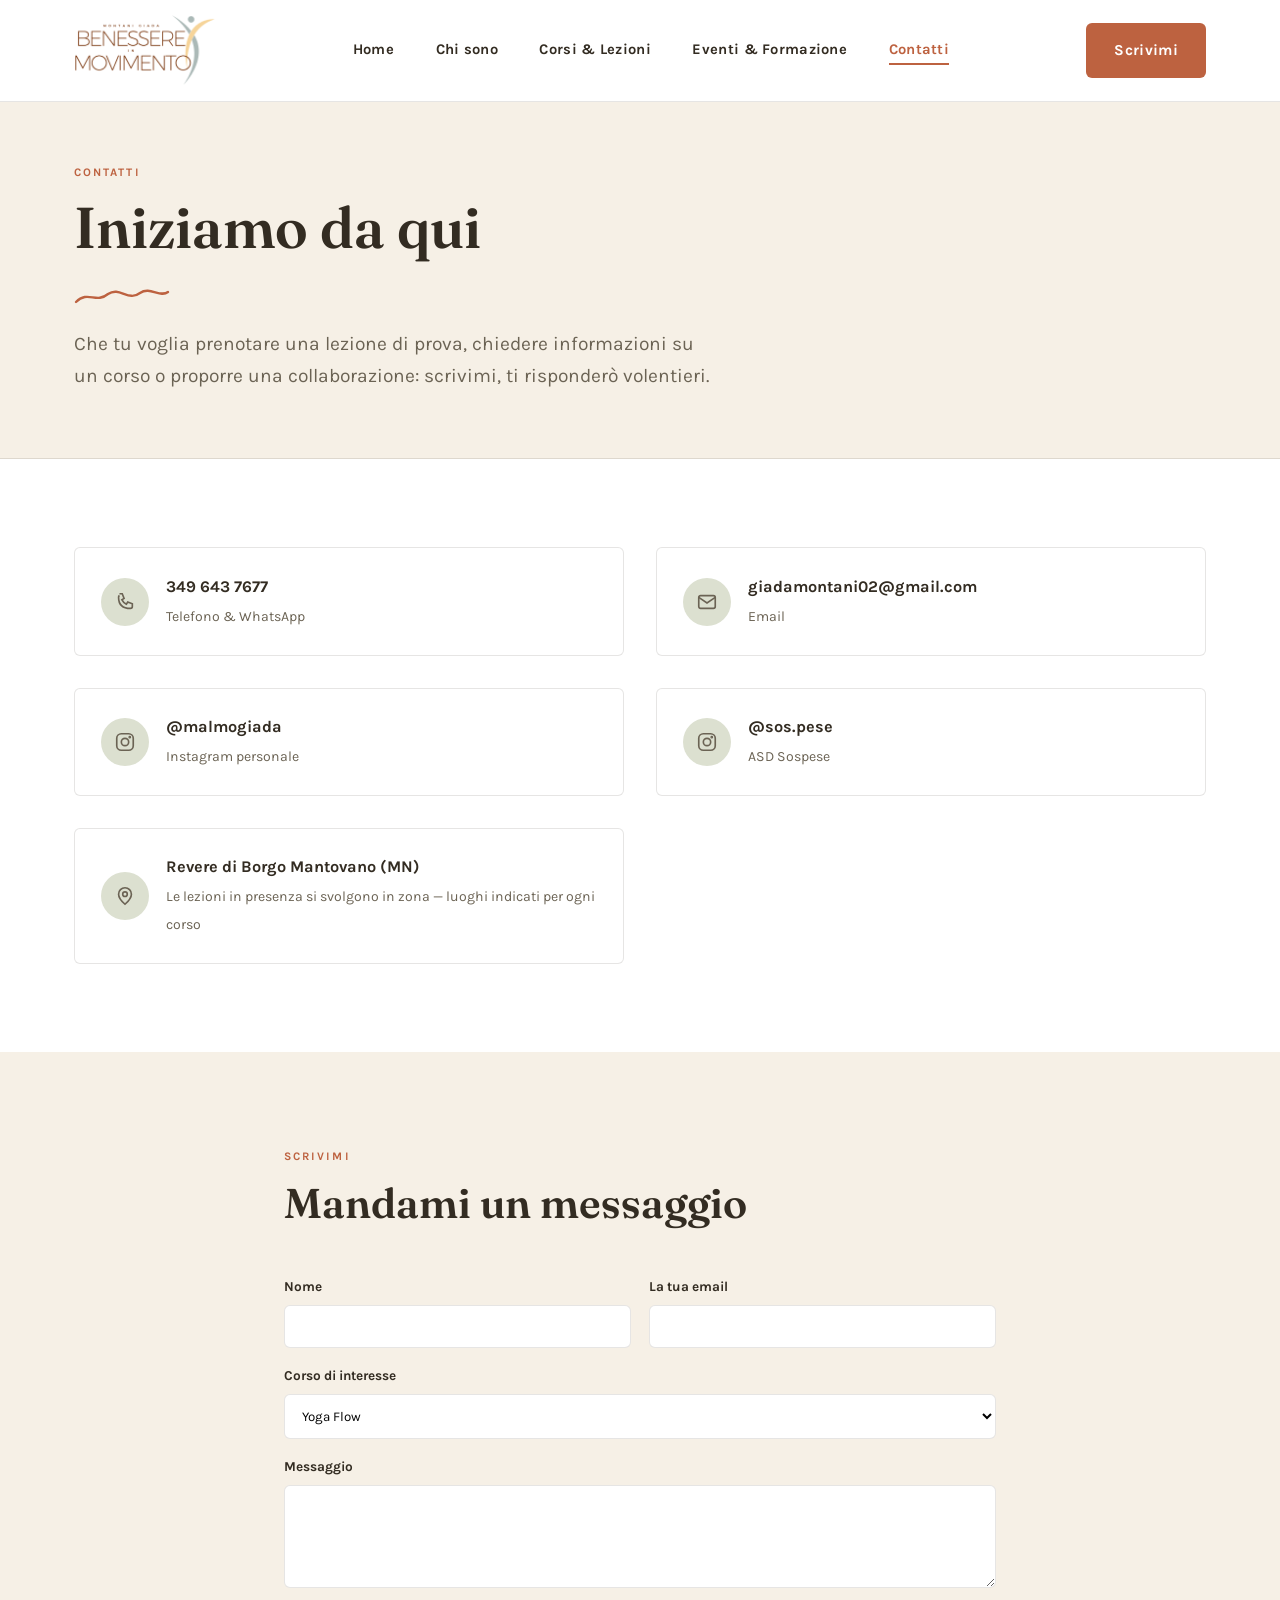
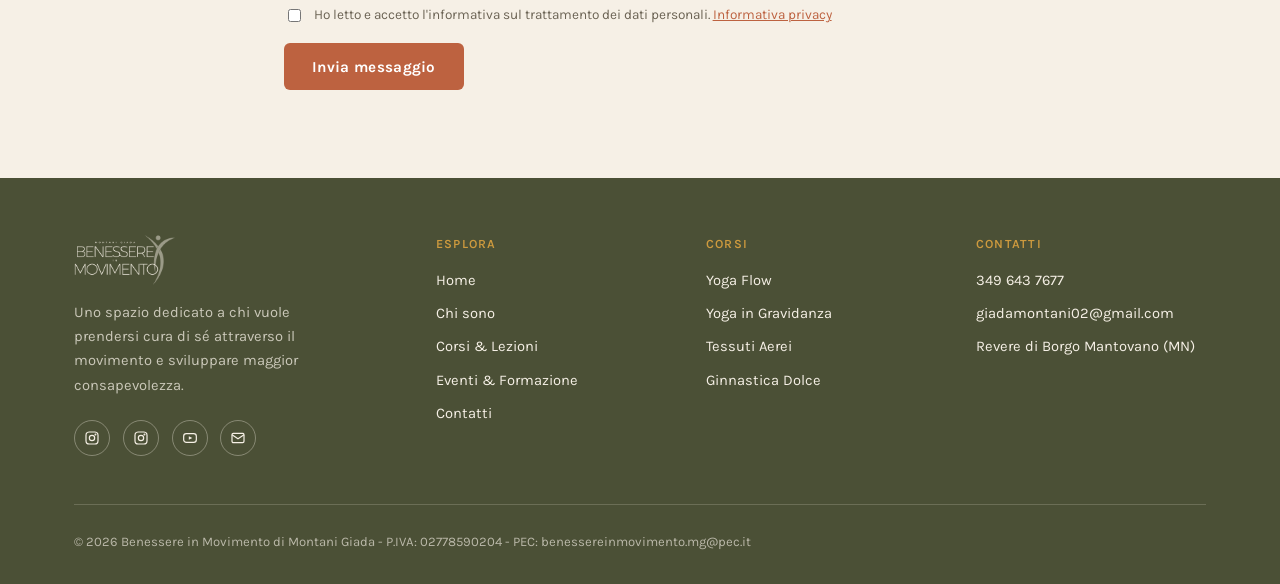
<file: contatti.html>
<!DOCTYPE html>
<html lang="it">
<head>
<meta charset="UTF-8">
<meta name="viewport" content="width=device-width, initial-scale=1.0">
<title>Contatti — Benessere in Movimento | Giada Montani</title>
<meta name="description" content="Contatta Giada Montani per informazioni su corsi di yoga, tessuti aerei, workshop e collaborazioni. Telefono, email e Instagram.">
<link rel="icon" href="assets/img/favicon.ico" sizes="any">
<link rel="icon" type="image/png" sizes="32x32" href="assets/img/favicon-32.png">
<link rel="icon" type="image/png" sizes="16x16" href="assets/img/favicon-16.png">
<link rel="apple-touch-icon" href="assets/img/apple-touch-icon.png">
<meta name="theme-color" content="#6E7450">
<link rel="preconnect" href="https://fonts.googleapis.com">
<link rel="preconnect" href="https://fonts.gstatic.com" crossorigin>
<link href="https://fonts.googleapis.com/css2?family=Fraunces:opsz,wght@9..144,400..700&family=Karla:wght@400;500;700;800&display=swap" rel="stylesheet">
<link rel="stylesheet" href="assets/css/style.css">
</head>
<body>

<header class="site-header">
  <nav class="nav" id="nav">
    <a href="index.html" class="nav__brand">
      <img src="assets/img/logo.png" alt="Benessere in Movimento – Montani Giada">
    </a>
    <ul class="nav__links">
      <li><a href="index.html">Home</a></li>
      <li><a href="chi-sono.html">Chi sono</a></li>
      <li><a href="corsi.html">Corsi &amp; Lezioni</a></li>
      <li><a href="eventi-formazione.html">Eventi &amp; Formazione</a></li>
      <li><a href="contatti.html" aria-current="page">Contatti</a></li>
    </ul>
    <div class="nav__cta">
      <span class="nav__phone" id="nav-phone"></span>
      <a href="contatti.html" class="btn btn--primary">Scrivimi</a>
    </div>
    <button class="nav__toggle" aria-label="Apri il menu" aria-expanded="false"><span></span></button>
  </nav>
</header>

<main>

  <section class="page-header">
    <div class="container">
      <span class="eyebrow">Contatti</span>
      <h1>Iniziamo da qui</h1>
      <svg class="flourish" viewBox="0 0 96 18" fill="none" xmlns="http://www.w3.org/2000/svg" aria-hidden="true"><path d="M2 14C14 2 22 16 34 6C46 -2 54 14 66 5C76 -2 86 10 94 4" stroke="currentColor" stroke-width="2.4" stroke-linecap="round"/></svg>
      <p class="lede">Che tu voglia prenotare una lezione di prova, chiedere informazioni su un corso o proporre una collaborazione: scrivimi, ti risponderò volentieri.</p>
    </div>
  </section>

  <section class="section">
    <div class="container">
      <div class="contact-grid">

        <a id="contact-phone-link" href="#" class="contact-card reveal">
          <span class="contact-card__icon"><svg viewBox="0 0 24 24" fill="none" stroke="currentColor" stroke-width="1.8"><path d="M6 3h3l2 5-2.5 1.5a11 11 0 005 5L15 12l5 2v3a2 2 0 01-2 2C9.5 19 5 14.5 5 7a2 2 0 011-2"/></svg></span>
          <div><strong id="contact-phone-text"></strong><span>Telefono &amp; WhatsApp</span></div>
        </a>

        <a id="contact-email-link" href="#" class="contact-card reveal">
          <span class="contact-card__icon"><svg viewBox="0 0 24 24" fill="none" stroke="currentColor" stroke-width="1.8"><rect x="3" y="5" width="18" height="14" rx="2"/><path d="M3 7l9 6 9-6"/></svg></span>
          <div><strong id="contact-email-text"></strong><span>Email</span></div>
        </a>

        <a id="contact-ig-personal-link" href="#" target="_blank" rel="noopener" class="contact-card reveal">
          <span class="contact-card__icon"><svg viewBox="0 0 24 24" fill="none" stroke="currentColor" stroke-width="1.8"><rect x="3" y="3" width="18" height="18" rx="5"/><circle cx="12" cy="12" r="4"/><circle cx="17.2" cy="6.8" r="0.6" fill="currentColor"/></svg></span>
          <div><strong id="contact-ig-personal-handle"></strong><span>Instagram personale</span></div>
        </a>

        <a id="contact-ig-asd-link" href="#" target="_blank" rel="noopener" class="contact-card reveal">
          <span class="contact-card__icon"><svg viewBox="0 0 24 24" fill="none" stroke="currentColor" stroke-width="1.8"><rect x="3" y="3" width="18" height="18" rx="5"/><circle cx="12" cy="12" r="4"/><circle cx="17.2" cy="6.8" r="0.6" fill="currentColor"/></svg></span>
          <div><strong id="contact-ig-asd-handle"></strong><span>ASD Sospese</span></div>
        </a>

        <div class="contact-card reveal" style="cursor:default;">
          <span class="contact-card__icon"><svg viewBox="0 0 24 24" fill="none" stroke="currentColor" stroke-width="1.8"><path d="M12 21s-7-6.2-7-11a7 7 0 0114 0c0 4.8-7 11-7 11z"/><circle cx="12" cy="10" r="2.5"/></svg></span>
          <div><strong id="contact-address"></strong><span>Le lezioni in presenza si svolgono in zona — luoghi indicati per ogni corso</span></div>
        </div>

      </div>
    </div>
  </section>

  <!-- BLOCCHI EXTRA (gestibili da pannello) -->
  <section class="section">
    <div class="container">
      <div id="extra-blocks" class="extra-blocks"></div>
    </div>
  </section>

  <!-- FORM -->
  <section class="section section--cream">
    <div class="container" style="max-width:760px;">
      <div class="heading-block reveal">
        <span class="eyebrow">Scrivimi</span>
        <h2>Mandami un messaggio</h2>
      </div>
      <form id="contact-form" class="reveal" name="contatti" method="POST"
            action="/grazie" data-netlify="true" netlify-honeypot="bot-field"
            style="display:flex; flex-direction:column; gap:1.1rem;">
        <input type="hidden" name="form-name" value="contatti">
        <p hidden><label>Non compilare questo campo: <input name="bot-field"></label></p>
        <div style="display:grid; grid-template-columns:1fr 1fr; gap:1.1rem;">
          <div style="display:flex; flex-direction:column; gap:0.4rem;">
            <label for="nome" style="font-size:0.85rem; font-weight:700;">Nome</label>
            <input id="nome" name="Nome" type="text" required style="padding:0.8rem; border:1px solid var(--line); border-radius:var(--radius); font-family:var(--font-body);">
          </div>
          <div style="display:flex; flex-direction:column; gap:0.4rem;">
            <label for="email" style="font-size:0.85rem; font-weight:700;">La tua email</label>
            <input id="email" name="Email" type="email" required style="padding:0.8rem; border:1px solid var(--line); border-radius:var(--radius); font-family:var(--font-body);">
          </div>
        </div>
        <div style="display:flex; flex-direction:column; gap:0.4rem;">
          <label for="corso" style="font-size:0.85rem; font-weight:700;">Corso di interesse</label>
          <select id="corso" name="Corso" style="padding:0.8rem; border:1px solid var(--line); border-radius:var(--radius); font-family:var(--font-body); background:var(--white);">
            <option>Yoga Flow</option>
            <option>Yoga e Ginnastica Dolce</option>
            <option>Yoga in Gravidanza</option>
            <option>Yoga e Allenamento Post Parto</option>
            <option>Tessuti Aerei</option>
            <option>Lezioni Private di Tessuti Aerei</option>
            <option>Workshop / Eventi</option>
            <option>Altro</option>
          </select>
        </div>
        <div style="display:flex; flex-direction:column; gap:0.4rem;">
          <label for="messaggio" style="font-size:0.85rem; font-weight:700;">Messaggio</label>
          <textarea id="messaggio" name="Messaggio" rows="5" required style="padding:0.8rem; border:1px solid var(--line); border-radius:var(--radius); font-family:var(--font-body); resize:vertical;"></textarea>
        </div>
        <label style="display:flex; align-items:flex-start; gap:0.6rem; font-size:0.85rem; color:var(--ink-soft); line-height:1.5;">
          <input type="checkbox" name="Privacy" value="Accettata" required style="margin-top:0.25rem; flex:0 0 auto;">
          <span id="privacy-text">Ho letto e accetto l'informativa sul trattamento dei dati personali.</span>
        </label>
        <button type="submit" class="btn btn--primary" style="align-self:flex-start;">Invia messaggio</button>
      </form>
    </div>
  </section>

</main>

<footer class="site-footer">
  <div class="container">
    <div class="footer-grid">
      <div>
        <div class="footer-brand">
          <img src="assets/img/logo-footer.png" alt="">
        </div>
        <p id="footer-tagline" style="color:rgba(246,240,230,.75); font-size:.92rem; max-width:280px;"></p>
        <div class="social-row" style="margin-top:1.4rem;">
          <a id="social-ig-personal" href="#" aria-label="Instagram di Giada" target="_blank" rel="noopener"><svg viewBox="0 0 24 24" fill="none" stroke="currentColor" stroke-width="1.8"><rect x="3" y="3" width="18" height="18" rx="5"/><circle cx="12" cy="12" r="4"/><circle cx="17.2" cy="6.8" r="0.6" fill="currentColor"/></svg></a>
          <a id="social-ig-asd" href="#" aria-label="Instagram ASD Sospese" target="_blank" rel="noopener"><svg viewBox="0 0 24 24" fill="none" stroke="currentColor" stroke-width="1.8"><rect x="3" y="3" width="18" height="18" rx="5"/><circle cx="12" cy="12" r="4"/><circle cx="17.2" cy="6.8" r="0.6" fill="currentColor"/></svg></a>
          <a id="social-youtube" href="#" aria-label="Canale YouTube di Giada" target="_blank" rel="noopener"><svg viewBox="0 0 24 24" fill="none" stroke="currentColor" stroke-width="1.8"><rect x="2.5" y="5.5" width="19" height="13" rx="4"/><path d="M10.2 9.3l5.3 2.7-5.3 2.7z" fill="currentColor" stroke="none"/></svg></a>
          <a id="social-email" href="#" aria-label="Scrivi una email"><svg viewBox="0 0 24 24" fill="none" stroke="currentColor" stroke-width="1.8"><rect x="3" y="5" width="18" height="14" rx="2"/><path d="M3 7l9 6 9-6"/></svg></a>
        </div>
      </div>
      <div class="footer-col">
        <h4>Esplora</h4>
        <ul>
          <li><a href="index.html">Home</a></li>
          <li><a href="chi-sono.html">Chi sono</a></li>
          <li><a href="corsi.html">Corsi &amp; Lezioni</a></li>
          <li><a href="eventi-formazione.html">Eventi &amp; Formazione</a></li>
          <li><a href="contatti.html">Contatti</a></li>
        </ul>
      </div>
      <div class="footer-col">
        <h4>Corsi</h4>
        <ul>
          <li><a href="corsi.html#yoga-flow">Yoga Flow</a></li>
          <li><a href="corsi.html#gravidanza">Yoga in Gravidanza</a></li>
          <li><a href="corsi.html#tessuti">Tessuti Aerei</a></li>
          <li><a href="corsi.html#dolce">Ginnastica Dolce</a></li>
        </ul>
      </div>
      <div class="footer-col">
        <h4>Contatti</h4>
        <ul>
          <li><a id="footer-phone-link" href="#"></a></li>
          <li><a id="footer-email-link" href="#"></a></li>
          <li id="footer-address"></li>
        </ul>
      </div>
    </div>
    <div class="footer-bottom">
      <span id="footer-copyright"></span>
    </div>
  </div>
</footer>

<script src="assets/js/main.js"></script>
<script src="assets/js/site-data.js"></script>
<script src="assets/js/blocks.js"></script>
<script src="assets/js/page-contatti.js"></script>
</body>
</html>
</file>
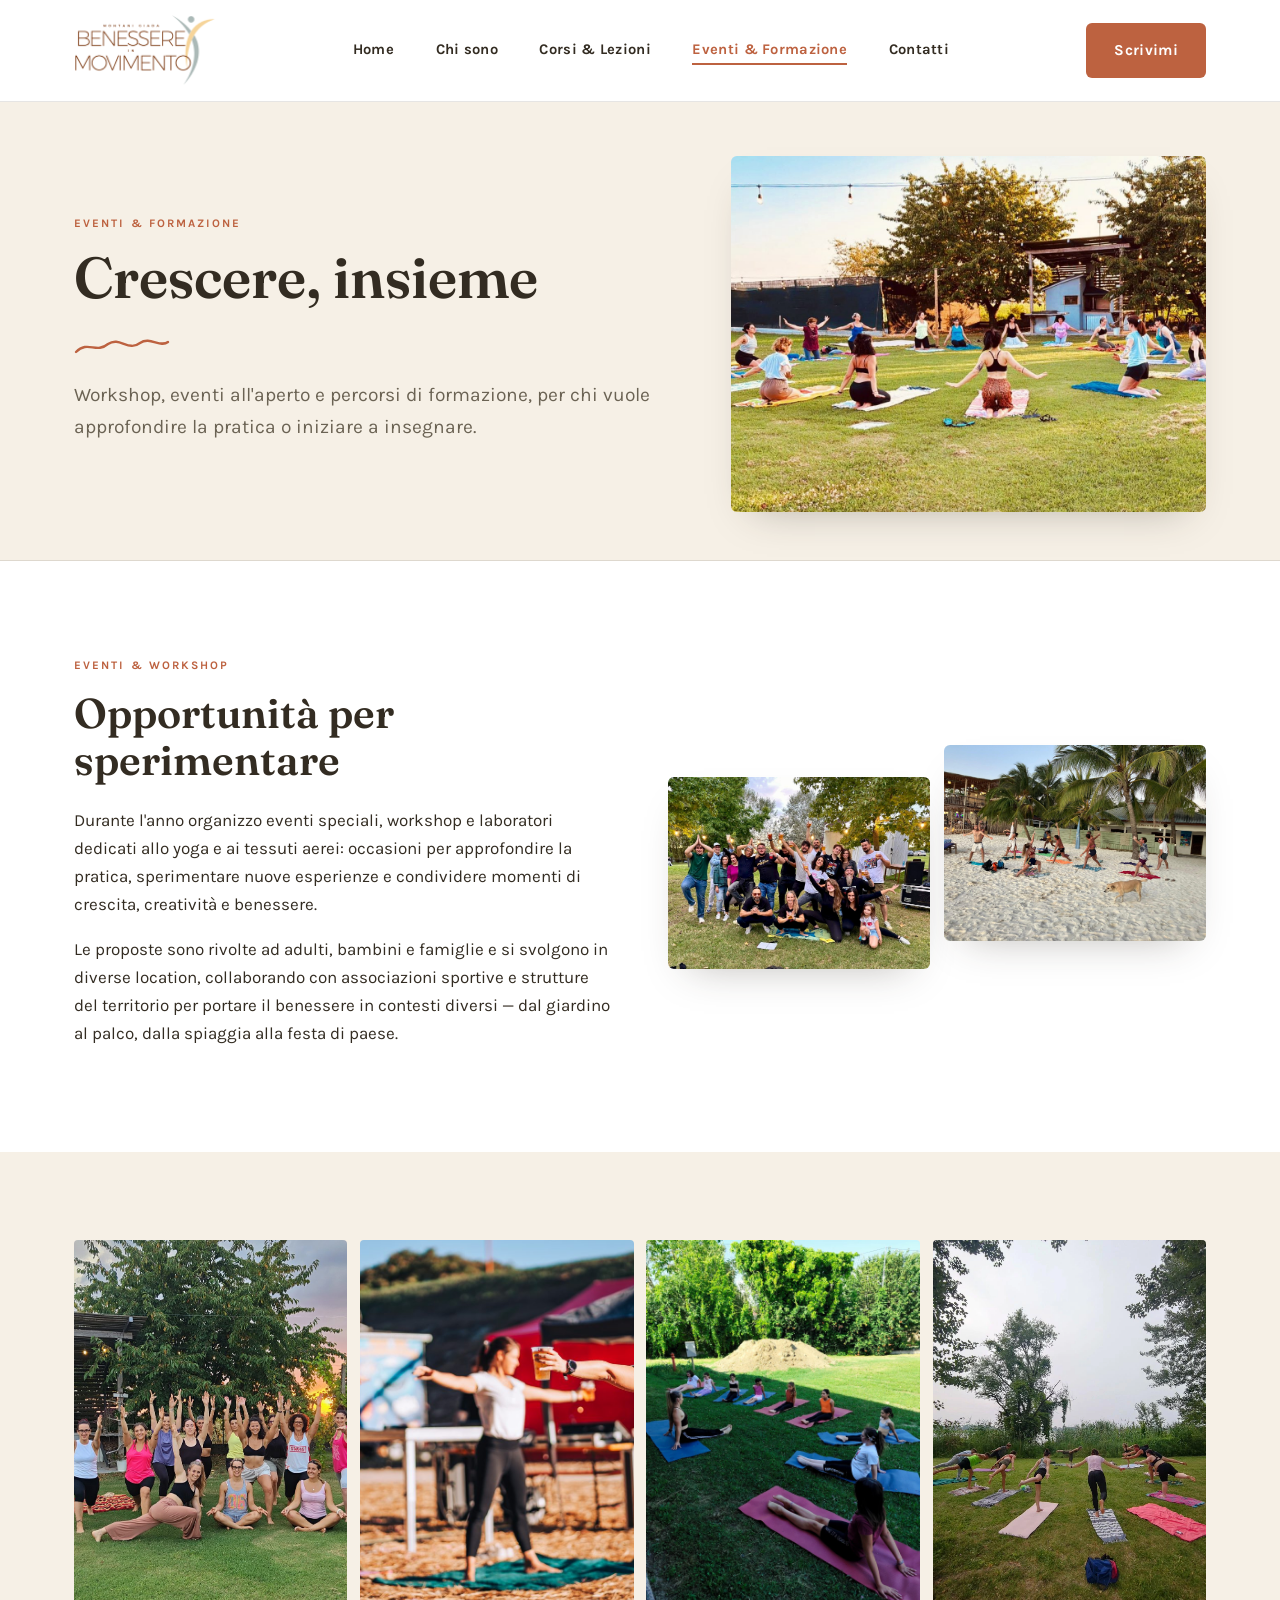
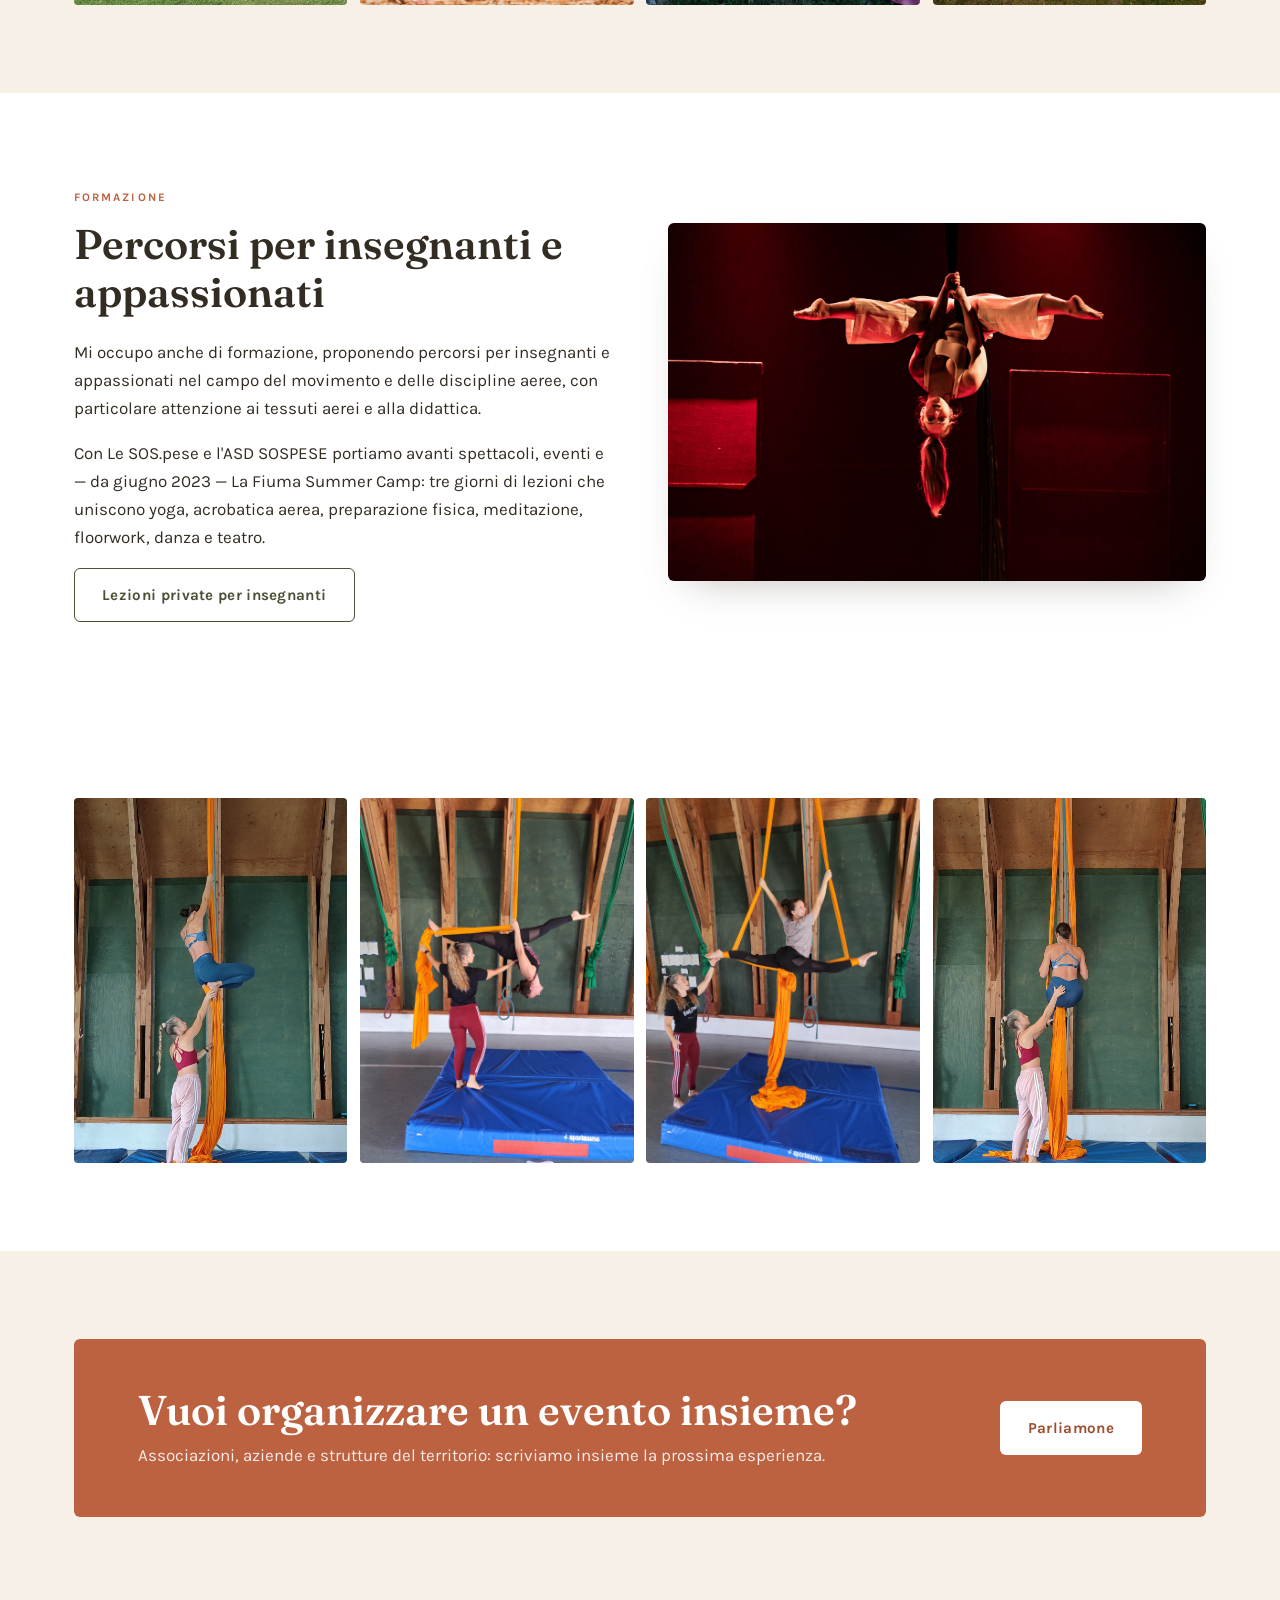
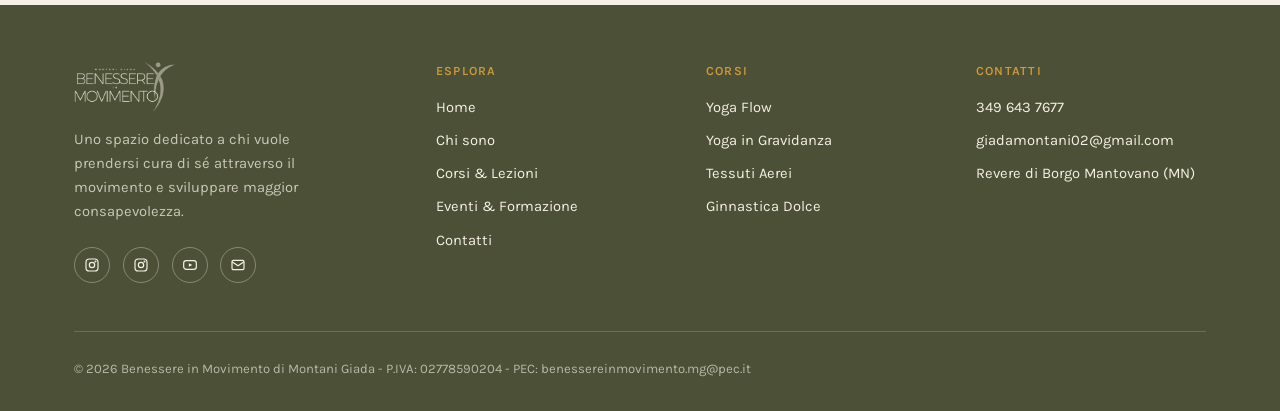
<file: eventi-formazione.html>
<!DOCTYPE html>
<html lang="it">
<head>
<meta charset="UTF-8">
<meta name="viewport" content="width=device-width, initial-scale=1.0">
<title>Eventi e Formazione — Workshop, Ritiri e Percorsi per Insegnanti | Benessere in Movimento</title>
<meta name="description" content="Workshop, eventi all'aperto e percorsi di formazione per insegnanti e appassionati di tessuti aerei e yoga, con Giada Montani.">
<link rel="icon" href="assets/img/favicon.ico" sizes="any">
<link rel="icon" type="image/png" sizes="32x32" href="assets/img/favicon-32.png">
<link rel="icon" type="image/png" sizes="16x16" href="assets/img/favicon-16.png">
<link rel="apple-touch-icon" href="assets/img/apple-touch-icon.png">
<meta name="theme-color" content="#6E7450">
<link rel="preconnect" href="https://fonts.googleapis.com">
<link rel="preconnect" href="https://fonts.gstatic.com" crossorigin>
<link href="https://fonts.googleapis.com/css2?family=Fraunces:opsz,wght@9..144,400..700&family=Karla:wght@400;500;700;800&display=swap" rel="stylesheet">
<link rel="stylesheet" href="assets/css/style.css">
</head>
<body>

<header class="site-header">
  <nav class="nav" id="nav">
    <a href="index.html" class="nav__brand">
      <img src="assets/img/logo.png" alt="Benessere in Movimento – Montani Giada">
    </a>
    <ul class="nav__links">
      <li><a href="index.html">Home</a></li>
      <li><a href="chi-sono.html">Chi sono</a></li>
      <li><a href="corsi.html">Corsi &amp; Lezioni</a></li>
      <li><a href="eventi-formazione.html" aria-current="page">Eventi &amp; Formazione</a></li>
      <li><a href="contatti.html">Contatti</a></li>
    </ul>
    <div class="nav__cta">
      <span class="nav__phone" id="nav-phone"></span>
      <a href="contatti.html" class="btn btn--primary">Scrivimi</a>
    </div>
    <button class="nav__toggle" aria-label="Apri il menu" aria-expanded="false"><span></span></button>
  </nav>
</header>

<main>

  <section class="page-header">
    <div class="container page-header__grid">
      <div>
        <span class="eyebrow" id="ev-eyebrow"></span>
        <h1 id="ev-title"></h1>
        <svg class="flourish" viewBox="0 0 96 18" fill="none" xmlns="http://www.w3.org/2000/svg" aria-hidden="true"><path d="M2 14C14 2 22 16 34 6C46 -2 54 14 66 5C76 -2 86 10 94 4" stroke="currentColor" stroke-width="2.4" stroke-linecap="round"/></svg>
        <p class="lede" id="ev-lede"></p>
      </div>
      <div class="page-header__media">
        <img id="ev-header-image" src="" alt="Lezione di yoga all'aperto al tramonto">
      </div>
    </div>
  </section>

  <!-- EVENTI E WORKSHOP -->
  <section class="section">
    <div class="container">
      <div class="split reveal">
        <div>
          <span class="eyebrow" id="ev-eventi-eyebrow"></span>
          <h2 id="ev-eventi-title"></h2>
          <p id="ev-eventi-p1"></p>
          <p id="ev-eventi-p2"></p>
        </div>
        <div class="split__media split__media--duo">
          <img id="ev-eventi-image-1" src="" alt="Sessione yoga durante un evento all'aperto">
          <img id="ev-eventi-image-2" src="" alt="Lezione di yoga su una spiaggia tropicale">
        </div>
      </div>
    </div>
  </section>

  <section class="section section--cream">
    <div class="container">
      <div class="gallery-strip reveal" id="ev-gallery"></div>
    </div>
  </section>

  <!-- FORMAZIONE -->
  <section class="section">
    <div class="container">
      <div class="split split--reverse reveal">
        <div>
          <span class="eyebrow" id="ev-formazione-eyebrow"></span>
          <h2 id="ev-formazione-title"></h2>
          <p id="ev-formazione-p1"></p>
          <p id="ev-formazione-p2"></p>
          <a href="corsi.html#tessuti-private" class="btn btn--outline">Lezioni private per insegnanti</a>
        </div>
        <div class="split__media">
          <img id="ev-formazione-image" src="" alt="Spettacolo di acrobatica aerea Le SOS.pese">
        </div>
      </div>
    </div>
  </section>

  <!-- GALLERIA PERCORSI PER INSEGNANTI (gestibile da pannello, nascosta se vuota) -->
  <section class="section section--cream" id="formazione-gallery-section" style="display:none;">
    <div class="container">
      <div class="course-gallery reveal" id="ev-formazione-gallery"></div>
    </div>
  </section>

  <!-- BLOCCHI EXTRA (gestibili da pannello) -->
  <section class="section">
    <div class="container">
      <div id="extra-blocks" class="extra-blocks"></div>
    </div>
  </section>

  <section class="section section--cream">
    <div class="container">
      <div class="cta-banner reveal">
        <div>
          <h2 id="ev-cta-title"></h2>
          <p id="ev-cta-text"></p>
        </div>
        <a href="contatti.html" class="btn btn--primary">Parliamone</a>
      </div>
    </div>
  </section>

</main>

<footer class="site-footer">
  <div class="container">
    <div class="footer-grid">
      <div>
        <div class="footer-brand">
          <img src="assets/img/logo-footer.png" alt="">
        </div>
        <p id="footer-tagline" style="color:rgba(246,240,230,.75); font-size:.92rem; max-width:280px;"></p>
        <div class="social-row" style="margin-top:1.4rem;">
          <a id="social-ig-personal" href="#" aria-label="Instagram di Giada" target="_blank" rel="noopener"><svg viewBox="0 0 24 24" fill="none" stroke="currentColor" stroke-width="1.8"><rect x="3" y="3" width="18" height="18" rx="5"/><circle cx="12" cy="12" r="4"/><circle cx="17.2" cy="6.8" r="0.6" fill="currentColor"/></svg></a>
          <a id="social-ig-asd" href="#" aria-label="Instagram ASD Sospese" target="_blank" rel="noopener"><svg viewBox="0 0 24 24" fill="none" stroke="currentColor" stroke-width="1.8"><rect x="3" y="3" width="18" height="18" rx="5"/><circle cx="12" cy="12" r="4"/><circle cx="17.2" cy="6.8" r="0.6" fill="currentColor"/></svg></a>
          <a id="social-youtube" href="#" aria-label="Canale YouTube di Giada" target="_blank" rel="noopener"><svg viewBox="0 0 24 24" fill="none" stroke="currentColor" stroke-width="1.8"><rect x="2.5" y="5.5" width="19" height="13" rx="4"/><path d="M10.2 9.3l5.3 2.7-5.3 2.7z" fill="currentColor" stroke="none"/></svg></a>
          <a id="social-email" href="#" aria-label="Scrivi una email"><svg viewBox="0 0 24 24" fill="none" stroke="currentColor" stroke-width="1.8"><rect x="3" y="5" width="18" height="14" rx="2"/><path d="M3 7l9 6 9-6"/></svg></a>
        </div>
      </div>
      <div class="footer-col">
        <h4>Esplora</h4>
        <ul>
          <li><a href="index.html">Home</a></li>
          <li><a href="chi-sono.html">Chi sono</a></li>
          <li><a href="corsi.html">Corsi &amp; Lezioni</a></li>
          <li><a href="eventi-formazione.html">Eventi &amp; Formazione</a></li>
          <li><a href="contatti.html">Contatti</a></li>
        </ul>
      </div>
      <div class="footer-col">
        <h4>Corsi</h4>
        <ul>
          <li><a href="corsi.html#yoga-flow">Yoga Flow</a></li>
          <li><a href="corsi.html#gravidanza">Yoga in Gravidanza</a></li>
          <li><a href="corsi.html#tessuti">Tessuti Aerei</a></li>
          <li><a href="corsi.html#dolce">Ginnastica Dolce</a></li>
        </ul>
      </div>
      <div class="footer-col">
        <h4>Contatti</h4>
        <ul>
          <li><a id="footer-phone-link" href="#"></a></li>
          <li><a id="footer-email-link" href="#"></a></li>
          <li id="footer-address"></li>
        </ul>
      </div>
    </div>
    <div class="footer-bottom">
      <span id="footer-copyright"></span>
    </div>
  </div>
</footer>

<script src="assets/js/main.js"></script>
<script src="assets/js/site-data.js"></script>
<script src="assets/js/blocks.js"></script>
<script src="assets/js/page-eventi.js"></script>
</body>
</html>
</file>
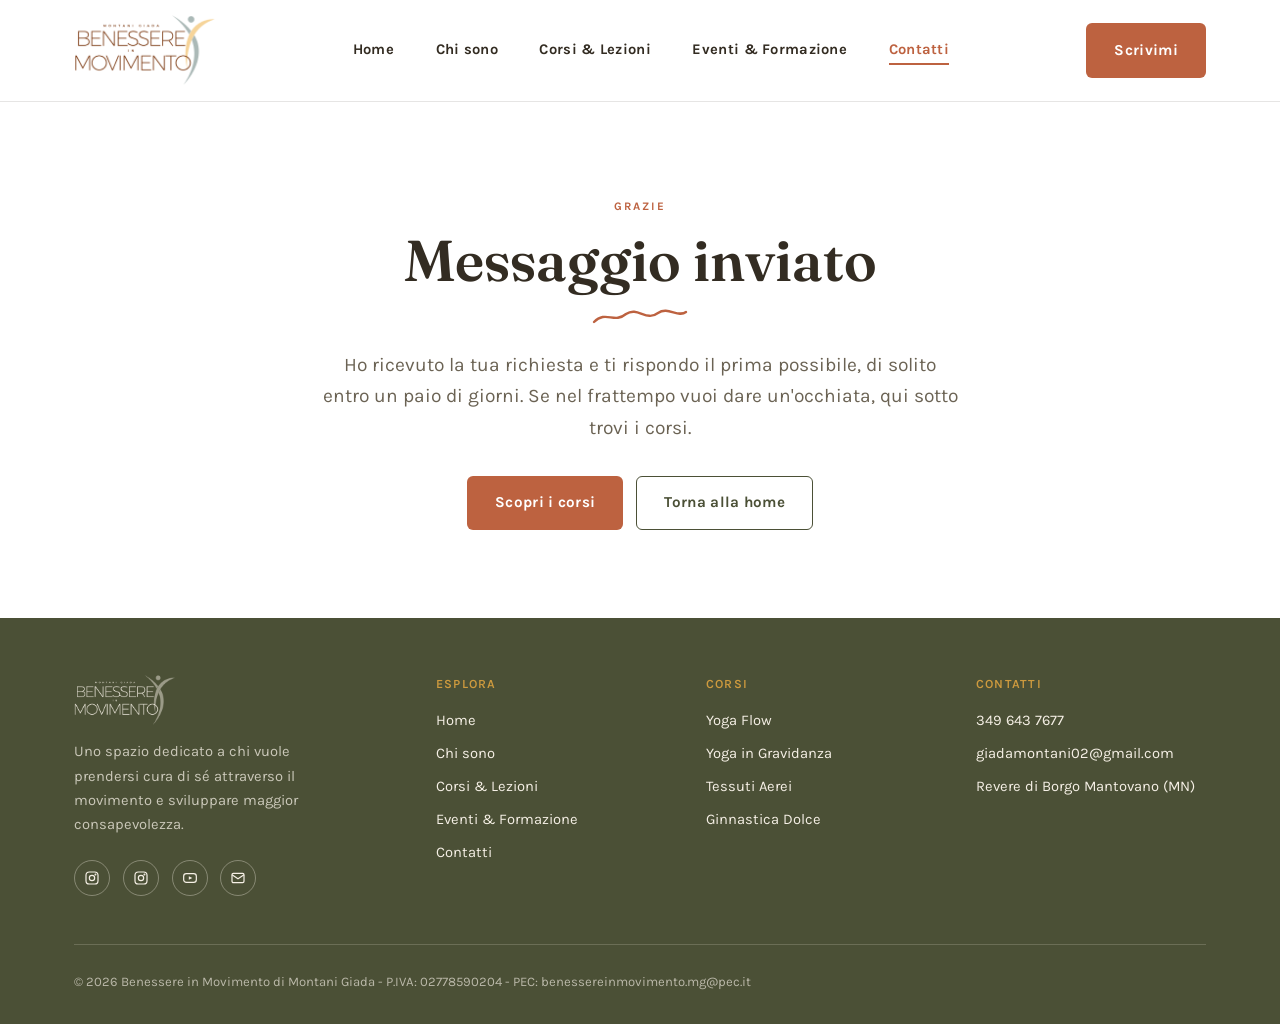
<file: grazie.html>
<!DOCTYPE html>
<html lang="it">
<head>
<meta charset="UTF-8">
<meta name="viewport" content="width=device-width, initial-scale=1.0">
<meta name="robots" content="noindex">
<title>Messaggio inviato — Benessere in Movimento</title>
<meta name="description" content="Grazie per avermi scritto.">
<link rel="icon" href="assets/img/favicon.ico" sizes="any">
<link rel="icon" type="image/png" sizes="32x32" href="assets/img/favicon-32.png">
<link rel="icon" type="image/png" sizes="16x16" href="assets/img/favicon-16.png">
<link rel="apple-touch-icon" href="assets/img/apple-touch-icon.png">
<meta name="theme-color" content="#6E7450">
<link rel="preconnect" href="https://fonts.googleapis.com">
<link rel="preconnect" href="https://fonts.gstatic.com" crossorigin>
<link href="https://fonts.googleapis.com/css2?family=Fraunces:opsz,wght@9..144,400..700&family=Karla:wght@400;500;700;800&display=swap" rel="stylesheet">
<link rel="stylesheet" href="assets/css/style.css">
</head>
<body>

<header class="site-header">
  <nav class="nav" id="nav">
    <a href="index.html" class="nav__brand">
      <img src="assets/img/logo.png" alt="Benessere in Movimento – Montani Giada">
    </a>
    <ul class="nav__links">
      <li><a href="index.html">Home</a></li>
      <li><a href="chi-sono.html">Chi sono</a></li>
      <li><a href="corsi.html">Corsi &amp; Lezioni</a></li>
      <li><a href="eventi-formazione.html">Eventi &amp; Formazione</a></li>
      <li><a href="contatti.html" aria-current="page">Contatti</a></li>
    </ul>
    <div class="nav__cta">
      <span class="nav__phone" id="nav-phone"></span>
      <a href="contatti.html" class="btn btn--primary">Scrivimi</a>
    </div>
    <button class="nav__toggle" aria-label="Apri il menu" aria-expanded="false"><span></span></button>
  </nav>
</header>

<main>
  <section class="section">
    <div class="container" style="max-width:720px; text-align:center;">
      <span class="eyebrow">Grazie</span>
      <h1 style="margin-bottom:1rem;">Messaggio inviato</h1>
      <svg class="flourish" viewBox="0 0 96 18" fill="none" xmlns="http://www.w3.org/2000/svg" aria-hidden="true" style="margin:0 auto 1.4rem;"><path d="M2 14C14 2 22 16 34 6C46 -2 54 14 66 5C76 -2 86 10 94 4" stroke="currentColor" stroke-width="2.4" stroke-linecap="round"/></svg>
      <p class="lede" style="margin:0 auto 2rem;">Ho ricevuto la tua richiesta e ti rispondo il prima possibile, di solito entro un paio di giorni. Se nel frattempo vuoi dare un'occhiata, qui sotto trovi i corsi.</p>
      <div style="display:flex; gap:0.8rem; justify-content:center; flex-wrap:wrap;">
        <a href="corsi.html" class="btn btn--primary">Scopri i corsi</a>
        <a href="index.html" class="btn btn--outline">Torna alla home</a>
      </div>
    </div>
  </section>
</main>

<footer class="site-footer">
  <div class="container">
    <div class="footer-grid">
      <div>
        <div class="footer-brand">
          <img src="assets/img/logo-footer.png" alt="">
        </div>
        <p id="footer-tagline" style="color:rgba(246,240,230,.75); font-size:.92rem; max-width:280px;"></p>
        <div class="social-row" style="margin-top:1.4rem;">
          <a id="social-ig-personal" href="#" aria-label="Instagram di Giada" target="_blank" rel="noopener"><svg viewBox="0 0 24 24" fill="none" stroke="currentColor" stroke-width="1.8"><rect x="3" y="3" width="18" height="18" rx="5"/><circle cx="12" cy="12" r="4"/><circle cx="17.2" cy="6.8" r="0.6" fill="currentColor"/></svg></a>
          <a id="social-ig-asd" href="#" aria-label="Instagram ASD Sospese" target="_blank" rel="noopener"><svg viewBox="0 0 24 24" fill="none" stroke="currentColor" stroke-width="1.8"><rect x="3" y="3" width="18" height="18" rx="5"/><circle cx="12" cy="12" r="4"/><circle cx="17.2" cy="6.8" r="0.6" fill="currentColor"/></svg></a>
          <a id="social-youtube" href="#" aria-label="Canale YouTube di Giada" target="_blank" rel="noopener"><svg viewBox="0 0 24 24" fill="none" stroke="currentColor" stroke-width="1.8"><rect x="2.5" y="5.5" width="19" height="13" rx="4"/><path d="M10.2 9.3l5.3 2.7-5.3 2.7z" fill="currentColor" stroke="none"/></svg></a>
          <a id="social-email" href="#" aria-label="Scrivi una email"><svg viewBox="0 0 24 24" fill="none" stroke="currentColor" stroke-width="1.8"><rect x="3" y="5" width="18" height="14" rx="2"/><path d="M3 7l9 6 9-6"/></svg></a>
        </div>
      </div>
      <div class="footer-col">
        <h4>Esplora</h4>
        <ul>
          <li><a href="index.html">Home</a></li>
          <li><a href="chi-sono.html">Chi sono</a></li>
          <li><a href="corsi.html">Corsi &amp; Lezioni</a></li>
          <li><a href="eventi-formazione.html">Eventi &amp; Formazione</a></li>
          <li><a href="contatti.html">Contatti</a></li>
        </ul>
      </div>
      <div class="footer-col">
        <h4>Corsi</h4>
        <ul>
          <li><a href="corsi.html#yoga-flow">Yoga Flow</a></li>
          <li><a href="corsi.html#gravidanza">Yoga in Gravidanza</a></li>
          <li><a href="corsi.html#tessuti">Tessuti Aerei</a></li>
          <li><a href="corsi.html#dolce">Ginnastica Dolce</a></li>
        </ul>
      </div>
      <div class="footer-col">
        <h4>Contatti</h4>
        <ul>
          <li><a id="footer-phone-link" href="#"></a></li>
          <li><a id="footer-email-link" href="#"></a></li>
          <li id="footer-address"></li>
        </ul>
      </div>
    </div>
    <div class="footer-bottom">
      <span id="footer-copyright"></span>
    </div>
  </div>
</footer>

<script src="assets/js/main.js"></script>
<script src="assets/js/site-data.js"></script>
<script src="assets/js/blocks.js"></script>
</body>
</html>
</file>
<file: assets/css/style.css>
/* ==========================================================================
   BENESSERE IN MOVIMENTO — Montani Giada
   Design system condiviso
   ========================================================================== */

:root {
  --cream: #F6F0E6;
  --cream-deep: #EFE5D3;
  --white: #FFFFFF;
  --olive: #6E7450;
  --olive-dark: #4B5036;
  --olive-pale: #DCE0D0;
  --terracotta: #BD6240;
  --terracotta-dark: #9C4E30;
  --ochre: #CE9A3E;
  --ink: #332C22;
  --ink-soft: #6B6354;
  --line: rgba(51, 44, 34, 0.12);

  --font-display: "Fraunces", "Iowan Old Style", serif;
  --font-body: "Karla", "Helvetica Neue", Arial, sans-serif;

  --container: 1180px;
  --radius: 6px;
  --shadow-soft: 0 18px 40px -22px rgba(51, 44, 34, 0.35);
}

/* ---------- Reset ---------- */
*, *::before, *::after { box-sizing: border-box; }
html { scroll-behavior: smooth; }
body {
  margin: 0;
  background: var(--white);
  color: var(--ink);
  font-family: var(--font-body);
  font-size: 1.0625rem;
  line-height: 1.65;
  -webkit-font-smoothing: antialiased;
}
img { max-width: 100%; display: block; }
a { color: inherit; text-decoration: none; }
ul { margin: 0; padding: 0; list-style: none; }
h1, h2, h3, h4 { font-family: var(--font-display); font-weight: 600; margin: 0 0 0.5em; color: var(--ink); }
p { margin: 0 0 1em; }
button { font-family: inherit; cursor: pointer; }

:focus-visible {
  outline: 2px solid var(--terracotta);
  outline-offset: 3px;
}

@media (prefers-reduced-motion: reduce) {
  *, *::before, *::after { animation-duration: 0.001ms !important; animation-iteration-count: 1 !important; transition-duration: 0.001ms !important; scroll-behavior: auto !important; }
}

/* ---------- Layout helpers ---------- */
.container {
  max-width: var(--container);
  margin: 0 auto;
  padding: 0 1.5rem;
}
.section { padding: 5.5rem 0; }
.section--tight { padding: 3.5rem 0; }
.section--cream { background: var(--cream); }
.section--olive { background: var(--olive-dark); color: var(--cream); }
.section--olive h2, .section--olive h3 { color: var(--cream); }

.eyebrow {
  display: inline-block;
  font-family: var(--font-body);
  font-weight: 700;
  font-size: 0.72rem;
  letter-spacing: 0.18em;
  text-transform: uppercase;
  color: var(--terracotta);
  margin-bottom: 0.9rem;
}
.section--olive .eyebrow { color: var(--ochre); }

h1 { font-size: clamp(2.4rem, 5vw, 3.6rem); line-height: 1.08; }
h2 { font-size: clamp(1.9rem, 3.4vw, 2.6rem); line-height: 1.15; }
h3 { font-size: 1.35rem; line-height: 1.3; }
.lede { font-size: 1.2rem; color: var(--ink-soft); max-width: 640px; }

.btn {
  display: inline-flex;
  align-items: center;
  gap: 0.5rem;
  font-family: var(--font-body);
  font-weight: 700;
  font-size: 0.95rem;
  letter-spacing: 0.02em;
  padding: 0.85rem 1.7rem;
  border-radius: var(--radius);
  border: 1.5px solid transparent;
  transition: transform 0.18s ease, background 0.18s ease, color 0.18s ease, border-color .18s ease;
}
.btn:hover { transform: translateY(-2px); }
.btn--primary { background: var(--terracotta); color: var(--white); }
.btn--primary:hover { background: var(--terracotta-dark); }
.btn--outline { border-color: currentColor; color: var(--olive-dark); }
.btn--outline:hover { background: var(--olive-dark); color: var(--cream); border-color: var(--olive-dark); }
.section--olive .btn--outline { color: var(--cream); }
.section--olive .btn--outline:hover { background: var(--cream); color: var(--olive-dark); }

/* ---------- Header / Nav ---------- */
.site-header {
  position: sticky;
  top: 0;
  z-index: 50;
  background: rgba(255,255,255,0.94);
  backdrop-filter: blur(6px);
  border-bottom: 1px solid var(--line);
}
.nav {
  display: flex;
  align-items: center;
  justify-content: space-between;
  padding: 0.9rem 1.5rem;
  max-width: var(--container);
  margin: 0 auto;
}
.nav__brand {
  display: flex;
  align-items: center;
  gap: 0.65rem;
  font-family: var(--font-display);
  font-weight: 600;
  font-size: 1.05rem;
  color: var(--olive-dark);
}
.nav__brand img { height: 72px; width: auto; }
.nav__links {
  display: flex;
  gap: 2.6rem;
  font-size: 0.92rem;
  font-weight: 700;
  letter-spacing: 0.02em;
}
.nav__links a {
  position: relative;
  padding: 0.3rem 0;
  color: var(--ink);
}
.nav__links a::after {
  content: "";
  position: absolute;
  left: 0; right: 0; bottom: -2px;
  height: 2px;
  background: var(--terracotta);
  transform: scaleX(0);
  transform-origin: left;
  transition: transform 0.25s ease;
}
.nav__links a:hover::after,
.nav__links a[aria-current="page"]::after { transform: scaleX(1); }
.nav__links a[aria-current="page"] { color: var(--terracotta); }

.nav__cta { display: flex; align-items: center; gap: 1.1rem; }
.nav__phone { font-size: 0.88rem; font-weight: 700; color: var(--olive-dark); display: none; }

.nav__toggle {
  display: none;
  background: none;
  border: none;
  width: 38px; height: 32px;
  position: relative;
}
.nav__toggle span, .nav__toggle span::before, .nav__toggle span::after {
  content: "";
  position: absolute;
  left: 4px; right: 4px;
  height: 2px;
  background: var(--ink);
  transition: transform 0.25s ease, opacity 0.25s ease;
}
.nav__toggle span { top: 15px; }
.nav__toggle span::before { top: -8px; }
.nav__toggle span::after { top: 8px; }
.nav--open .nav__toggle span { background: transparent; }
.nav--open .nav__toggle span::before { transform: translateY(8px) rotate(45deg); }
.nav--open .nav__toggle span::after { transform: translateY(-8px) rotate(-45deg); }

@media (max-width: 1000px) and (min-width: 881px) {
  .nav__brand img { height: 56px; }
  .nav__links { gap: 1.6rem; }
}

@media (max-width: 880px) {
  .nav__brand img { height: 50px; }
  .nav__links {
    position: absolute;
    top: 100%; left: 0; right: 0;
    background: var(--white);
    flex-direction: column;
    gap: 0;
    padding: 0.5rem 0 1rem;
    border-bottom: 1px solid var(--line);
    transform: translateY(-8px);
    opacity: 0;
    pointer-events: none;
    transition: opacity 0.2s ease, transform 0.2s ease;
  }
  .nav--open .nav__links { opacity: 1; transform: translateY(0); pointer-events: auto; }
  .nav__links a { display: block; padding: 0.85rem 1.5rem; }
  .nav__links a::after { display: none; }
  .nav__toggle { display: block; }
  .nav__cta .btn { display: none; }
}

/* ---------- Flourish (signature element: draped silk line) ---------- */
.flourish {
  display: block;
  width: 96px;
  height: 18px;
  margin: 0.4rem 0 1.4rem;
  color: var(--terracotta);
}
.heading-block.center .flourish { margin-left: auto; margin-right: auto; }
.section--olive .flourish { color: var(--ochre); }

/* ---------- Hero ---------- */
.hero {
  position: relative;
  display: grid;
  grid-template-columns: 1.05fr 0.95fr;
  align-items: stretch;
  min-height: 86vh;
  background: var(--cream);
  overflow: hidden;
}
.hero__content {
  display: flex;
  flex-direction: column;
  justify-content: center;
  padding: 4rem clamp(1.5rem, 5vw, 5rem);
}
.hero__content .lede { margin-bottom: 1.8rem; }
.hero__actions { display: flex; gap: 1rem; flex-wrap: wrap; }
.hero__media { position: relative; overflow: hidden; }
.hero__media img { width: 100%; height: 100%; object-fit: cover; }
.hero__media::after {
  content: "";
  position: absolute; inset: 0;
  background: linear-gradient(120deg, rgba(110,116,80,0.18), transparent 55%);
}

@media (max-width: 920px) {
  .hero { grid-template-columns: 1fr; min-height: auto; }
  .hero__media { height: 60vh; order: -1; }
  .hero__content { padding: 3rem 1.5rem; }
}

/* ---------- Page header (non-home pages) ---------- */
.page-header {
  background: var(--cream);
  padding: 3.4rem 0 3rem;
  border-bottom: 1px solid var(--line);
}
.page-header__grid {
  display: grid;
  grid-template-columns: 1.3fr 1fr;
  gap: 2.5rem;
  align-items: center;
}
.page-header__media { border-radius: var(--radius); overflow: hidden; box-shadow: var(--shadow-soft); }
.page-header__media img { aspect-ratio: 4/3; object-fit: cover; }
@media (max-width: 800px) {
  .page-header__grid { grid-template-columns: 1fr; }
}

/* ---------- Area cards (home) ---------- */
.grid-cards {
  display: grid;
  grid-template-columns: repeat(4, 1fr);
  gap: 1.6rem;
}
@media (max-width: 980px) { .grid-cards { grid-template-columns: repeat(2, 1fr); } }
@media (max-width: 560px) { .grid-cards { grid-template-columns: 1fr; } }

.area-card {
  position: relative;
  display: block;
  border-radius: var(--radius);
  overflow: hidden;
  aspect-ratio: 3/4;
  background: var(--olive-dark);
}
.area-card img { width: 100%; height: 100%; object-fit: cover; transition: transform 0.5s ease; }
.area-card:hover img { transform: scale(1.06); }
.area-card__overlay {
  position: absolute; inset: 0;
  background: linear-gradient(180deg, rgba(51,44,34,0) 35%, rgba(40,34,24,0.88) 100%);
  display: flex; flex-direction: column; justify-content: flex-end;
  padding: 1.4rem;
  color: var(--white);
}
.area-card__overlay h3 { color: var(--white); margin-bottom: 0.3rem; font-size: 1.15rem; }
.area-card__overlay p { font-size: 0.88rem; color: rgba(255,255,255,0.82); margin-bottom: 0; }

/* ---------- Two-col content block (chi sono / story) ---------- */
.split {
  display: grid;
  grid-template-columns: 1fr 1fr;
  gap: 3.5rem;
  align-items: center;
}
.split--reverse .split__media { order: 2; }
@media (max-width: 860px) {
  .split { grid-template-columns: 1fr; gap: 2rem; }
  .split--reverse .split__media { order: 0; }
}
.split__media img { border-radius: var(--radius); box-shadow: var(--shadow-soft); }
.split__media--duo { display: grid; grid-template-columns: 1fr 1fr; gap: 0.9rem; }
.split__media--duo img:first-child { margin-top: 2rem; }

/* ---------- Course cards ---------- */
.course-list { display: flex; flex-direction: column; gap: 1.4rem; }
.course-card {
  display: grid;
  grid-template-columns: 220px 1fr;
  gap: 1.8rem;
  background: var(--white);
  border: 1px solid var(--line);
  border-radius: var(--radius);
  padding: 1.6rem;
}
.course-card__media { border-radius: 4px; overflow: hidden; aspect-ratio: 1/1; }
.course-card__media img { width: 100%; height: 100%; object-fit: cover; }
.course-card__head { display: flex; align-items: flex-start; justify-content: space-between; gap: 1rem; flex-wrap: wrap; }
.tags { display: flex; gap: 0.45rem; flex-wrap: wrap; }
.tag {
  font-size: 0.72rem;
  font-weight: 700;
  letter-spacing: 0.04em;
  text-transform: uppercase;
  padding: 0.3rem 0.65rem;
  border-radius: 99px;
  background: var(--olive-pale);
  color: var(--olive-dark);
}
.tag--terra { background: #F0DCCB; color: var(--terracotta-dark); }
.course-card__schedule {
  margin-top: 1.1rem;
  border-top: 1px dashed var(--line);
  padding-top: 1rem;
  display: grid;
  grid-template-columns: repeat(2, 1fr);
  gap: 0.8rem;
}
.schedule-field { font-size: 0.88rem; }
.schedule-field strong {
  display: block;
  font-size: 0.72rem;
  letter-spacing: 0.06em;
  text-transform: uppercase;
  color: var(--ink-soft);
  margin-bottom: 0.25rem;
}
.schedule-field .placeholder { color: var(--ink-soft); font-style: italic; }

@media (max-width: 760px) {
  .course-card { grid-template-columns: 1fr; }
  .course-card__media { aspect-ratio: 16/9; }
}

.category-nav {
  display: flex;
  gap: 0.7rem;
  flex-wrap: wrap;
  margin-bottom: 2.6rem;
}
.category-nav a {
  font-size: 0.85rem;
  font-weight: 700;
  padding: 0.55rem 1.1rem;
  border: 1.5px solid var(--olive);
  border-radius: 99px;
  color: var(--olive-dark);
}
.category-nav a:hover { background: var(--olive); color: var(--white); }

/* ---------- Testimonials ---------- */
.testi-grid {
  display: grid;
  grid-template-columns: repeat(3, 1fr);
  gap: 1.4rem;
}
@media (max-width: 980px) { .testi-grid { grid-template-columns: repeat(2,1fr); } }
@media (max-width: 620px) { .testi-grid { grid-template-columns: 1fr; } }

.testi-card {
  background: var(--white);
  border-radius: var(--radius);
  padding: 1.7rem;
  border: 1px solid var(--line);
  display: flex;
  flex-direction: column;
  gap: 0.9rem;
}
.testi-card__stars { color: var(--ochre); font-size: 0.95rem; letter-spacing: 0.15em; }
.testi-card p { font-size: 0.95rem; color: var(--ink); margin-bottom: 0; flex: 1; }
.testi-card__meta { font-size: 0.8rem; color: var(--ink-soft); font-weight: 700; letter-spacing: 0.02em; }

/* ---------- Gallery strip ---------- */
.gallery-strip {
  display: grid;
  grid-template-columns: repeat(4, 1fr);
  gap: 0.8rem;
}
.gallery-strip img { aspect-ratio: 3/4; object-fit: cover; border-radius: 4px; }
@media (max-width: 760px) { .gallery-strip { grid-template-columns: repeat(2, 1fr); } }

/* ---------- CTA banner ---------- */
.cta-banner {
  background: var(--terracotta);
  color: var(--white);
  border-radius: var(--radius);
  padding: 3rem clamp(1.5rem, 5vw, 4rem);
  display: flex;
  align-items: center;
  justify-content: space-between;
  gap: 2rem;
  flex-wrap: wrap;
}
.cta-banner h2 { color: var(--white); margin-bottom: 0.4rem; }
.cta-banner p { color: rgba(255,255,255,0.88); margin-bottom: 0; }
.cta-banner .btn--primary { background: var(--white); color: var(--terracotta-dark); }
.cta-banner .btn--primary:hover { background: var(--cream); }

/* ---------- Contact ---------- */
.contact-grid {
  display: grid;
  grid-template-columns: 1fr 1fr;
  gap: 2rem;
}
@media (max-width: 800px) { .contact-grid { grid-template-columns: 1fr; } }

.contact-card {
  display: flex;
  align-items: center;
  gap: 1.1rem;
  padding: 1.6rem;
  background: var(--white);
  border: 1px solid var(--line);
  border-radius: var(--radius);
  transition: border-color 0.2s ease, transform 0.2s ease;
}
.contact-card:hover { transform: translateY(-3px); border-color: var(--olive); }
.contact-card__icon {
  flex-shrink: 0;
  width: 48px; height: 48px;
  border-radius: 50%;
  background: var(--olive-pale);
  display: flex; align-items: center; justify-content: center;
  color: var(--olive-dark);
}
.contact-card__icon svg { width: 22px; height: 22px; }
.contact-card strong { display: block; font-size: 1.02rem; }
.contact-card span { font-size: 0.88rem; color: var(--ink-soft); }

/* ---------- Footer ---------- */
.site-footer {
  background: var(--olive-dark);
  color: var(--cream);
  padding: 3.5rem 0 2rem;
}
.footer-grid {
  display: grid;
  grid-template-columns: 1.4fr 1fr 1fr 1fr;
  gap: 2.5rem;
}
@media (max-width: 800px) { .footer-grid { grid-template-columns: 1fr 1fr; } }
@media (max-width: 500px) { .footer-grid { grid-template-columns: 1fr; } }

.footer-brand { display: flex; align-items: center; gap: 0.7rem; margin-bottom: 0.9rem; }
.footer-brand img { height: 52px; }
.footer-brand span { font-family: var(--font-display); font-size: 1.05rem; }
.footer-col h4 {
  color: var(--ochre);
  font-family: var(--font-body);
  font-size: 0.78rem;
  letter-spacing: 0.1em;
  text-transform: uppercase;
  margin-bottom: 0.9rem;
}
.footer-col li { margin-bottom: 0.55rem; font-size: 0.92rem; }
.footer-col a:hover { color: var(--ochre); }
.footer-bottom {
  margin-top: 3rem;
  padding-top: 1.6rem;
  border-top: 1px solid rgba(246,240,230,0.18);
  display: flex; justify-content: space-between; gap: 1rem; flex-wrap: wrap;
  font-size: 0.82rem;
  color: rgba(246,240,230,0.65);
}
.social-row { display: flex; gap: 0.8rem; }
.social-row a {
  width: 36px; height: 36px;
  border-radius: 50%;
  border: 1px solid rgba(246,240,230,0.35);
  display: flex; align-items: center; justify-content: center;
  transition: background 0.2s ease, border-color 0.2s ease;
}
.social-row a:hover { background: var(--ochre); border-color: var(--ochre); }
.social-row svg { width: 16px; height: 16px; }

/* ---------- Reveal on scroll ---------- */
.reveal { opacity: 0; transform: translateY(18px); transition: opacity 0.6s ease, transform 0.6s ease; }
.reveal.is-visible { opacity: 1; transform: translateY(0); }

/* ---------- Blocchi modulari (gestibili da pannello) ---------- */
.extra-blocks { display: flex; flex-direction: column; gap: 4rem; }
/* I blocchi usano "margin: 0 auto" per centrarsi: dentro una colonna flessibile
   il margine automatico annulla l'allargamento, quindi il box si restringe al
   contenuto. Con width:100% torna a occupare tutta la larghezza disponibile. */
.extra-blocks > * { width: 100%; }
.block-quote {
  max-width: 720px; margin: 0 auto; text-align: center;
  font-family: var(--font-display); font-size: 1.4rem; color: var(--ink);
}
.block-quote cite { display:block; margin-top:0.8rem; font-family:var(--font-body); font-size:0.85rem; font-style:normal; color:var(--ink-soft); }
.video-wrapper { position: relative; width: 100%; padding-top: 56.25%; border-radius: var(--radius); overflow: hidden; box-shadow: var(--shadow-soft); }
.video-wrapper iframe { position: absolute; inset: 0; width: 100%; height: 100%; border: 0; }
/* Short e altri video verticali: cornice 9:16, piu' stretta e centrata. */
.video-wrapper--vertical { max-width: 380px; margin-left: auto; margin-right: auto; padding-top: 0; aspect-ratio: 9 / 16; }
.block-list ul { display:flex; flex-direction:column; gap:0.7rem; margin-top:1rem; }
.block-list li { padding-left:1.4rem; position:relative; }
.block-list li::before { content:""; position:absolute; left:0; top:0.55em; width:7px; height:7px; border-radius:50%; background:var(--terracotta); }
.heading-block { max-width: 680px; margin-bottom: 3rem; }
.heading-block.center { margin-left: auto; margin-right: auto; text-align: center; }


/* ---------- Galleria quadrata per corso ---------- */
.course-gallery {
  display: grid;
  grid-template-columns: repeat(5, 1fr);
  gap: 0.7rem;
}
.course-gallery img {
  width: 100%;
  aspect-ratio: 1 / 1;
  object-fit: cover;
  border-radius: 4px;
  display: block;
}
@media (max-width: 860px) { .course-gallery { grid-template-columns: repeat(3, 1fr); } }
@media (max-width: 520px) { .course-gallery { grid-template-columns: repeat(2, 1fr); } }

/* ---------- Orari e prezzi a schede ---------- */
.orari-cards {
  display: grid;
  grid-template-columns: repeat(2, 1fr);
  gap: 1rem;
  margin-top: 1.4rem;
}
@media (max-width: 760px) { .orari-cards { grid-template-columns: 1fr; } }
.oc {
  border: 1px solid var(--line);
  border-radius: var(--radius);
  padding: 1.1rem 1.2rem;
  background: var(--white);
}
.oc__top { display: flex; justify-content: space-between; align-items: baseline; gap: 0.6rem; }
.oc__nome { font-family: var(--font-display); font-weight: 600; font-size: 1.05rem; color: var(--olive-dark); }
.oc__chi {
  font-size: 0.75rem; font-weight: 700; letter-spacing: 0.04em;
  text-transform: uppercase; color: var(--terracotta); white-space: nowrap;
}
.oc__quando { font-size: 0.88rem; color: var(--ink); margin: 0.5rem 0 0.8rem; }
.oc__prezzi { display: flex; gap: 0.5rem; flex-wrap: wrap; }
.oc__prezzi .pill {
  background: var(--cream-deep); border-radius: 999px;
  padding: 0.32rem 0.8rem; font-size: 0.8rem;
}
.oc__prezzi .pill b { font-family: var(--font-display); font-weight: 600; }
.schedule-note {
  margin-top: 1rem; background: var(--cream-deep);
  border-left: 3px solid var(--ochre); padding: 0.7rem 0.9rem;
  font-size: 0.88rem; border-radius: 0 4px 4px 0;
}

/* ---------- Blocco recensioni Google ---------- */
.gmaps {
  background: var(--white); border: 1px solid var(--line);
  border-radius: var(--radius); padding: 1.8rem;
  display: flex; align-items: center; gap: 1.6rem;
  flex-wrap: wrap; justify-content: space-between;
}
.gmaps__left { display: flex; align-items: center; gap: 1.1rem; }
.gmaps__logo {
  width: 42px; height: 42px; border-radius: 50%;
  background: var(--cream-deep); display: flex;
  align-items: center; justify-content: center;
  font-family: var(--font-display); font-weight: 600;
  font-size: 1.2rem; color: var(--terracotta-dark); flex: 0 0 42px;
}
.gmaps h3 { font-family: var(--font-display); font-weight: 600; font-size: 1.2rem; margin-bottom: 0.15rem; }
.gmaps__stars { color: var(--ochre); font-size: 1.05rem; letter-spacing: 0.12em; }
.gmaps p { font-size: 0.88rem; color: var(--ink-soft); margin-bottom: 0; }


/* ---------- Fasce alternate dei corsi ---------- */
.course-band { padding: 4rem 0; scroll-margin-top: 120px; }
.course-band--cream { background: var(--cream); }
.course-band--white { background: var(--white); }
.course-band--white .course-card,
.course-band--white .testi-card { background: var(--cream); }
.course-band--white .oc { background: var(--cream); }
.course-band--white .oc__prezzi .pill { background: var(--white); }
.course-band__title { margin-bottom: 1.4rem; }
@media (max-width: 760px) { .course-band { padding: 3rem 0; } }


/* ---------- Prezzi del corso ---------- */
.course-prices { display: flex; gap: 0.5rem; flex-wrap: wrap; margin-top: 1rem; }
.course-prices .pill {
  background: var(--cream-deep); border-radius: 999px;
  padding: 0.34rem 0.85rem; font-size: 0.82rem;
}
.course-prices .pill b { font-family: var(--font-display); font-weight: 600; }
.course-band--white .course-prices .pill { background: var(--white); }


/* ---------- Banner Yoga On Demand (promozionale, bordo a bordo) ---------- */
.ondemand {
  display: grid;
  grid-template-columns: 1fr 1fr;
  min-height: 420px;
}
.ondemand__media {
  background: var(--olive-pale);
  display: flex; align-items: center; justify-content: center;
  padding: 2.5rem;
}
.ondemand__media img {
  width: 100%; max-width: 560px; height: auto; display: block;
  filter: drop-shadow(0 20px 34px rgba(51,44,34,0.22));
}
.ondemand__body {
  background: var(--olive-dark);
  display: flex; align-items: center;
  padding: 3rem clamp(1.5rem, 4vw, 3.5rem);
}
.ondemand__badge {
  display: inline-block; background: var(--ochre); color: #3D2C07;
  font-family: var(--font-body); font-weight: 800; font-size: 0.68rem;
  letter-spacing: 0.14em; text-transform: uppercase;
  padding: 0.32rem 0.75rem; border-radius: 999px; margin-bottom: 0.9rem;
}
.ondemand__body h2 {
  font-family: var(--font-display); font-weight: 700;
  font-size: clamp(2rem, 3.4vw, 2.7rem); line-height: 1.08;
  color: var(--cream); margin-bottom: 0.7rem;
}
.ondemand__body p {
  color: rgba(246,240,230,0.88); font-size: 1rem;
  margin-bottom: 1.6rem; max-width: 44ch;
}
.ondemand__btn {
  display: inline-block; background: var(--ochre); color: #3D2C07;
  border-radius: 999px; padding: 0.85rem 1.8rem;
  font-size: 0.92rem; font-weight: 700; white-space: nowrap;
}
.ondemand__btn:hover { background: var(--cream); color: var(--terracotta-dark); }
@media (max-width: 860px) {
  .ondemand { grid-template-columns: 1fr; min-height: 0; }
  .ondemand__media { padding: 1.8rem; }
  .ondemand__body { padding: 2.2rem 1.5rem 3rem; }
}
</file>
